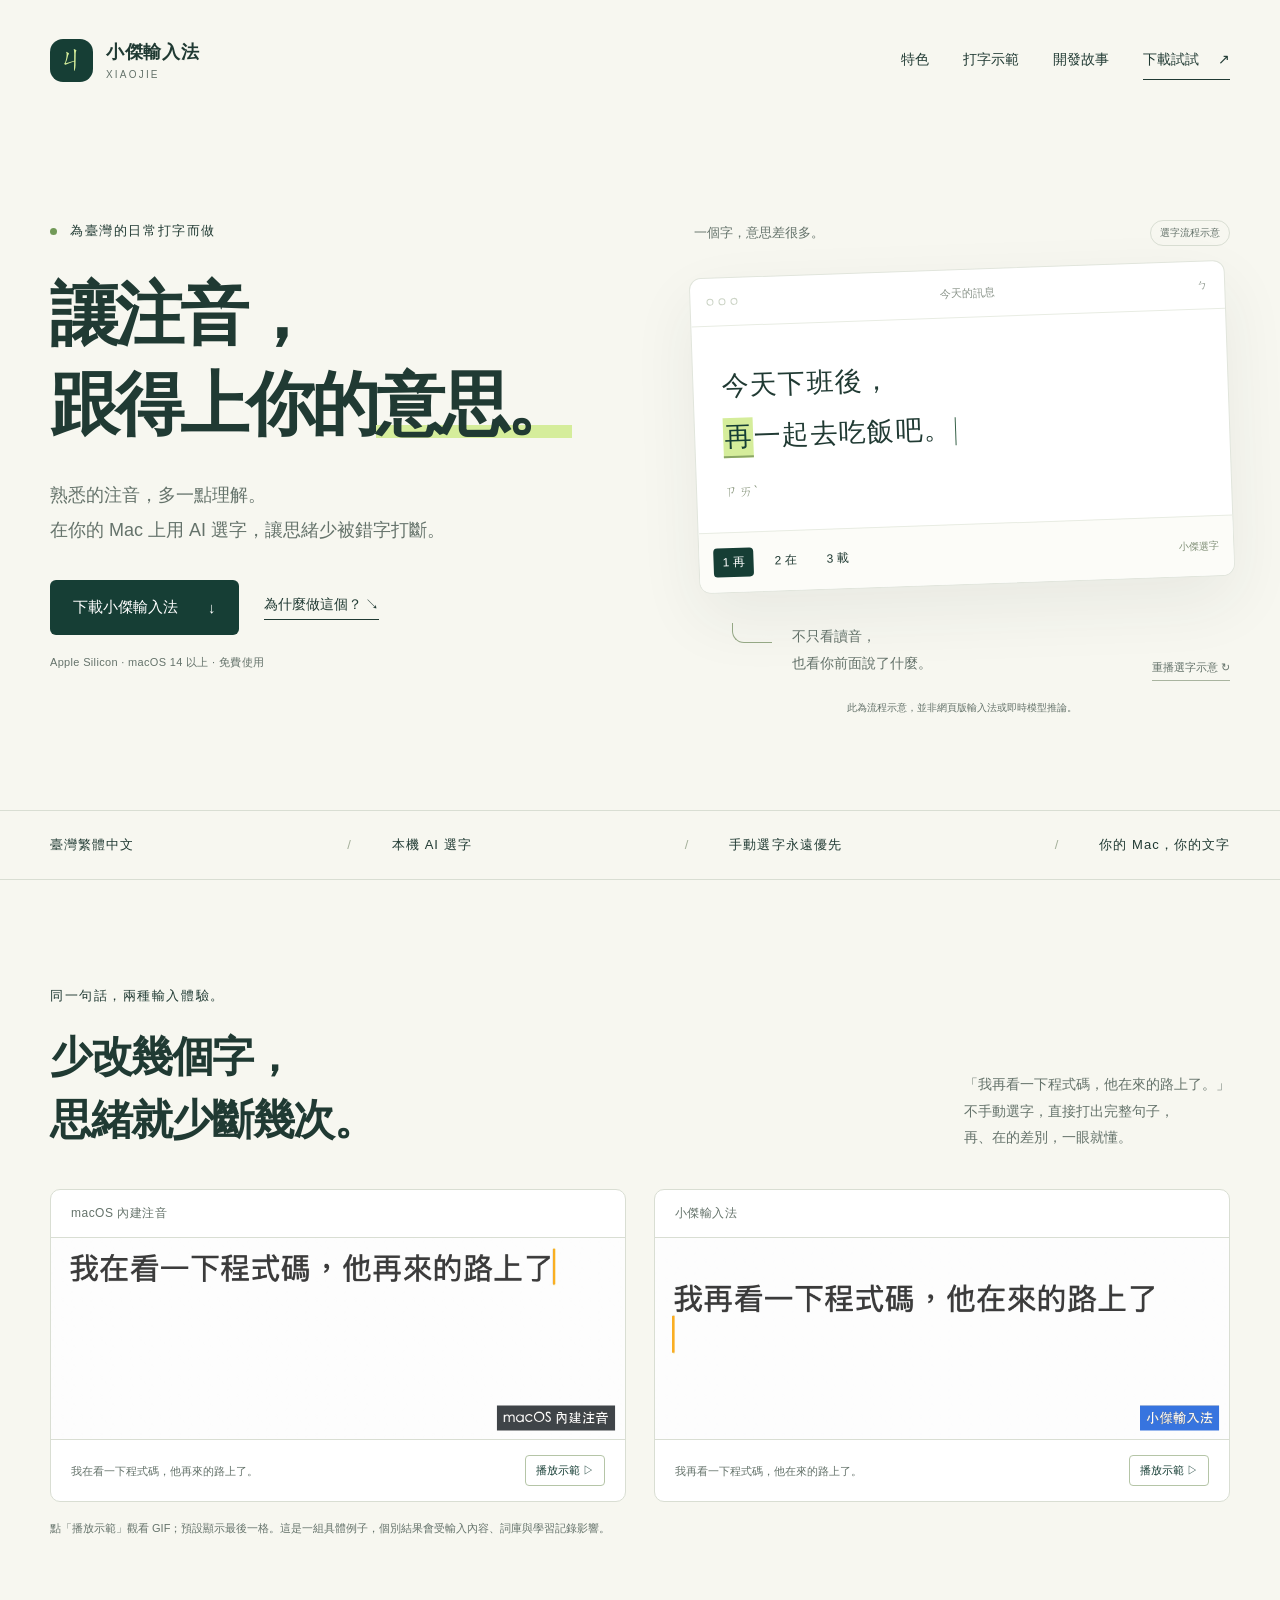
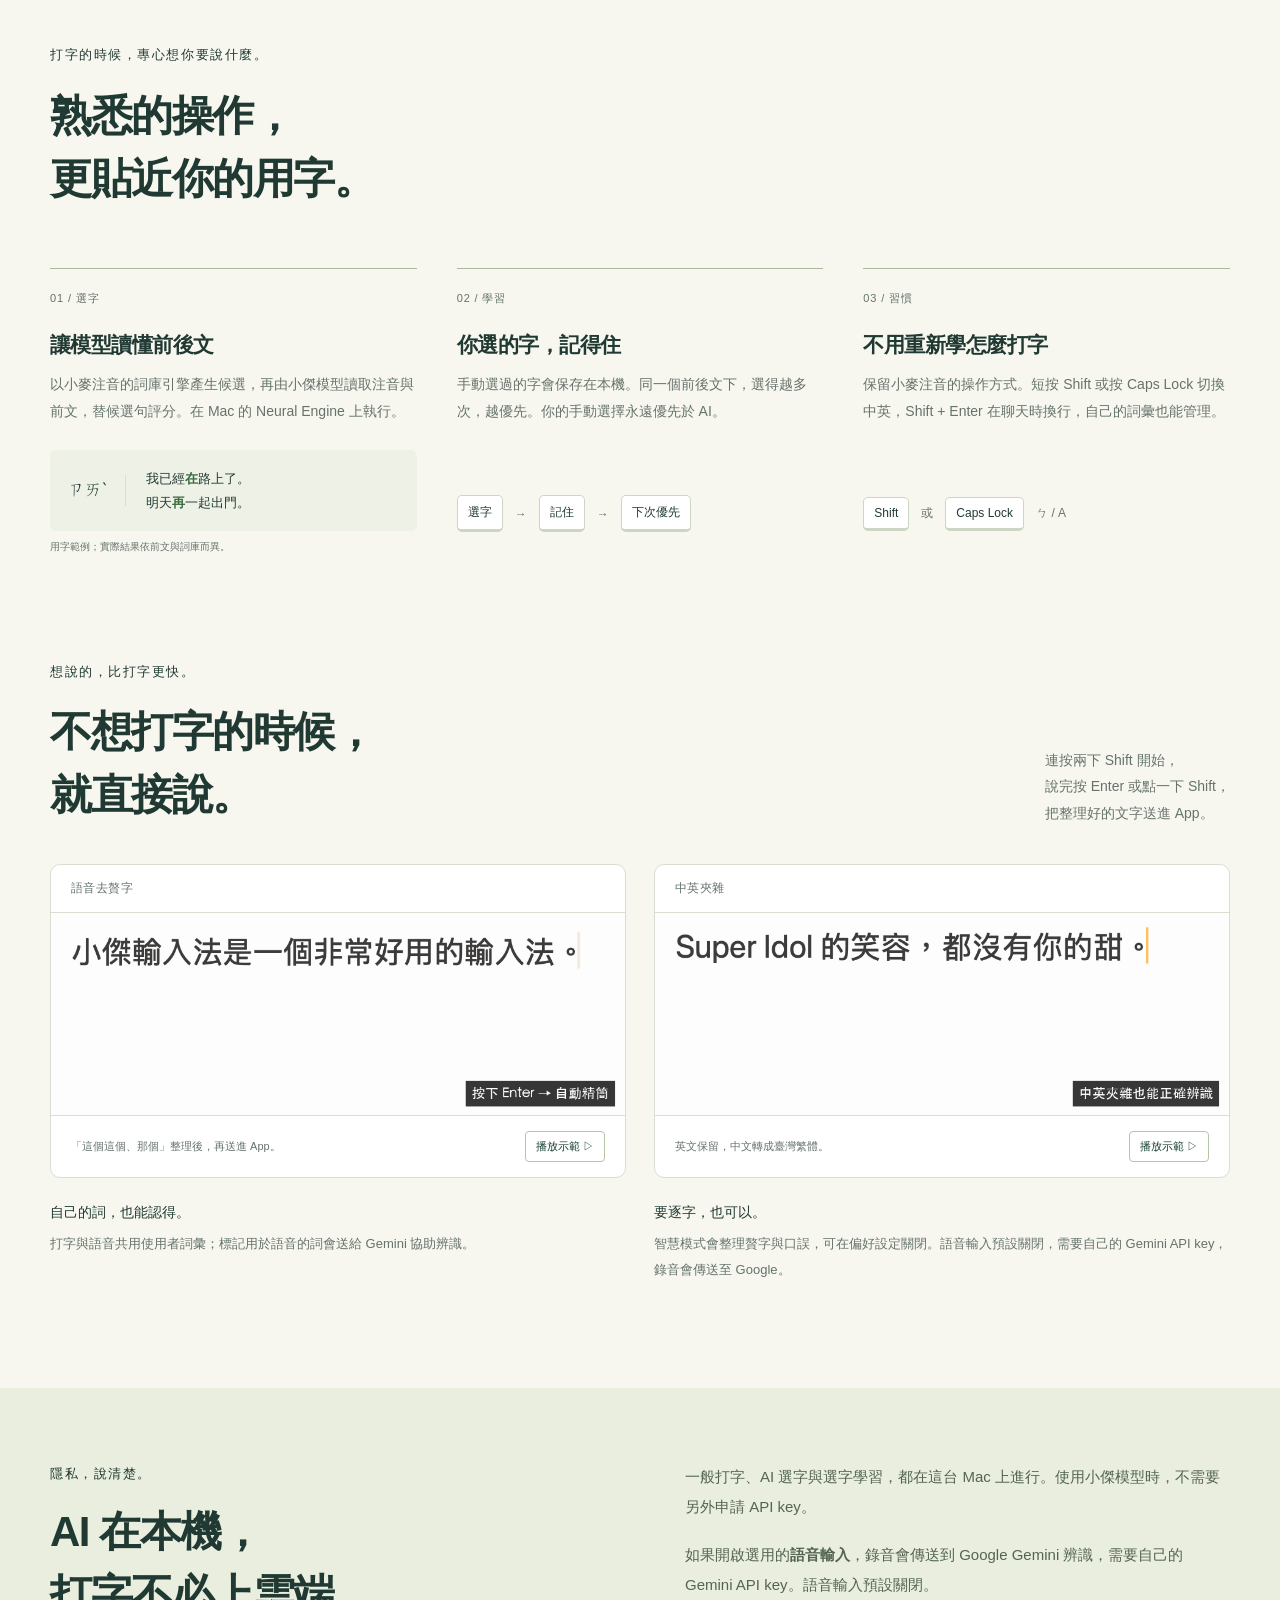
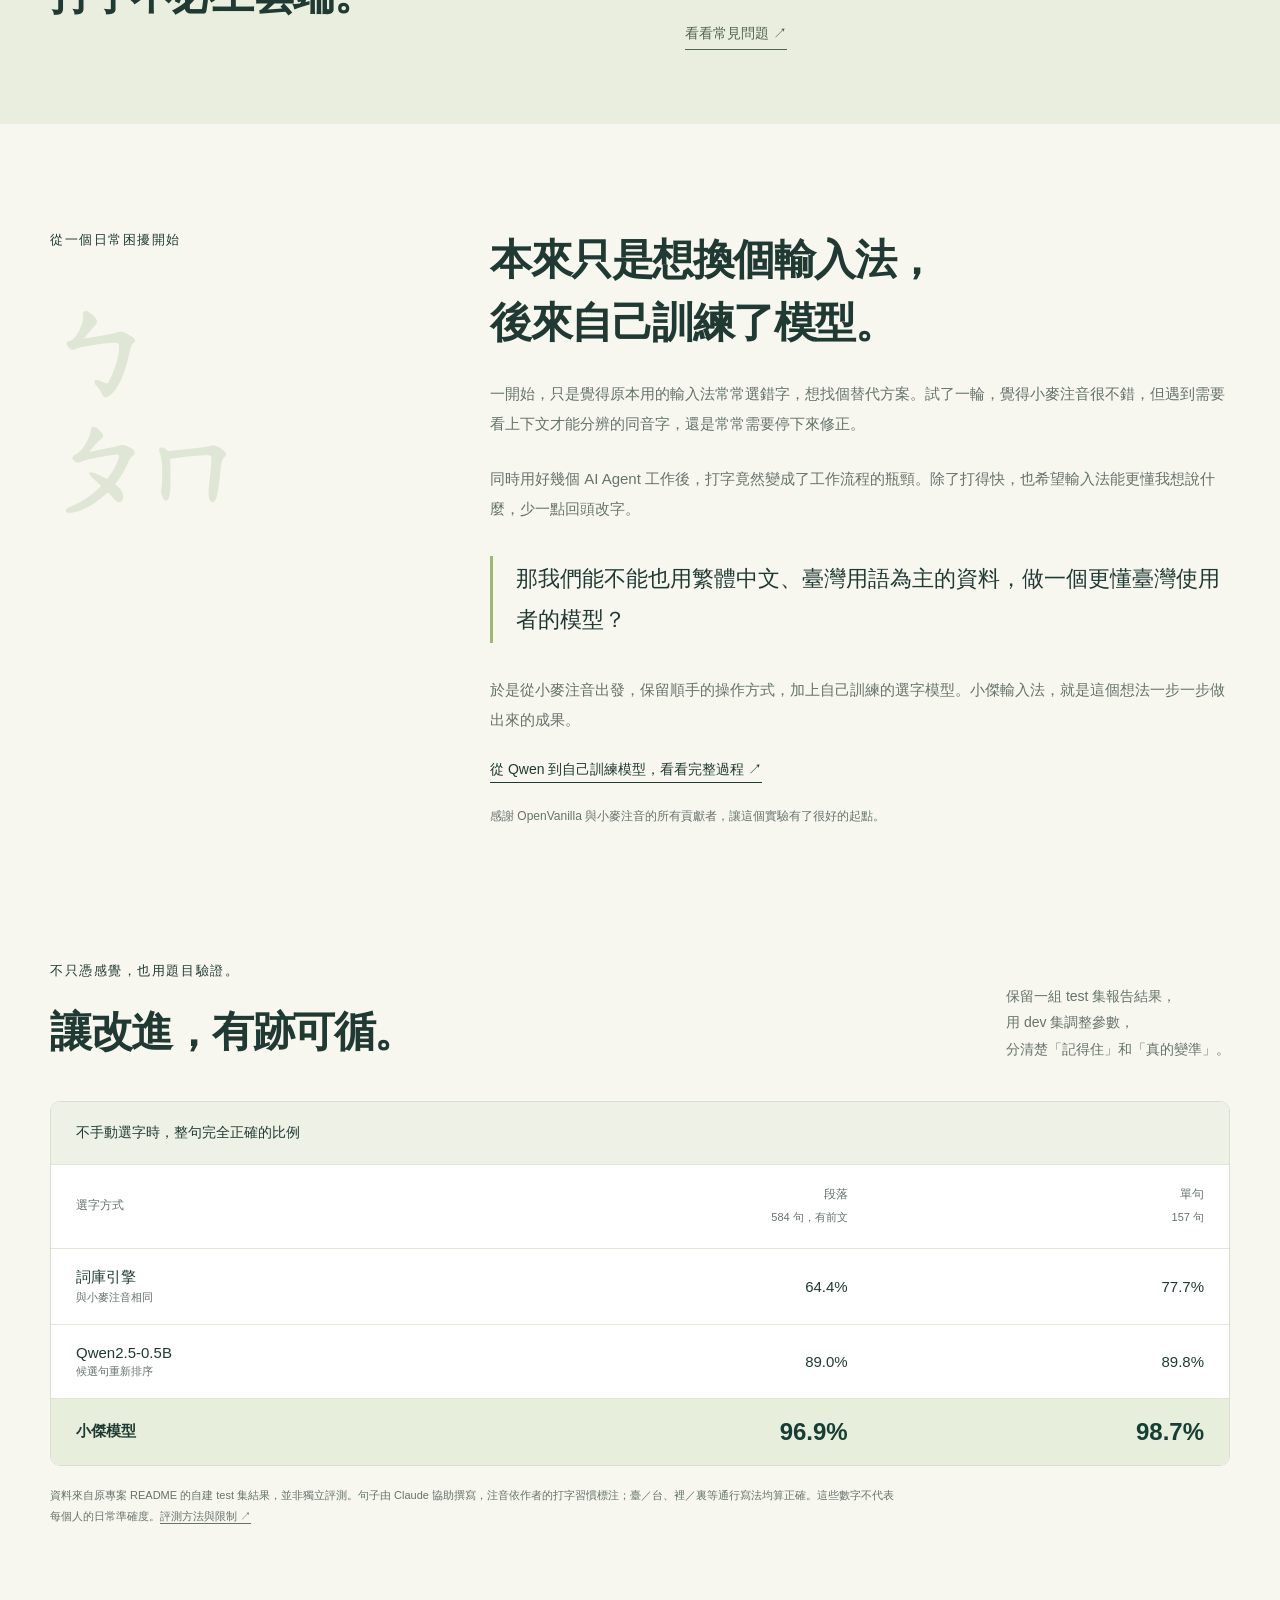
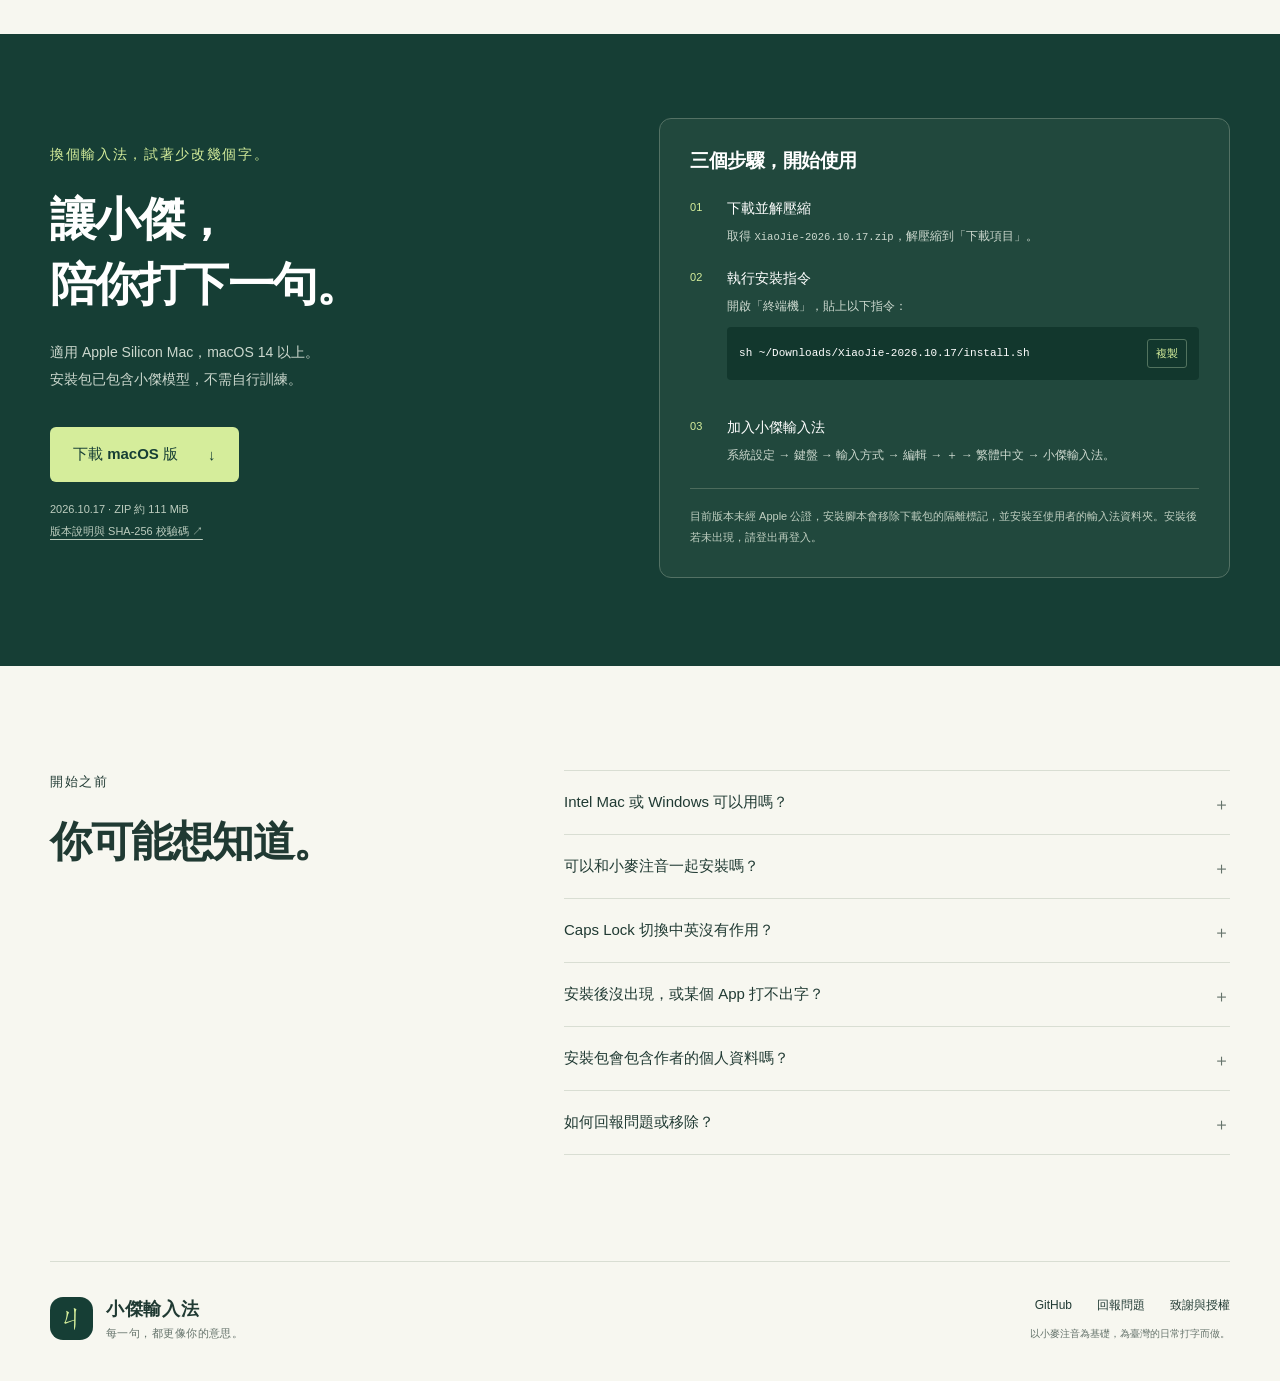
<file: index.html>
<!doctype html>
<html lang="zh-Hant-TW">
<head>
  <meta charset="utf-8">
  <meta name="viewport" content="width=device-width, initial-scale=1">
  <meta name="theme-color" content="#163e35">
  <title>小傑輸入法 XiaoJie｜讓注音，跟得上你的意思</title>
  <meta name="description" content="為臺灣繁體中文打造的 macOS 注音輸入法。在 Mac 本機執行 AI 選字，記住你的選擇，讓打字少一點停頓。免費下載，適用 Apple Silicon Mac。">
  <meta property="og:type" content="website">
  <meta property="og:locale" content="zh_TW">
  <meta property="og:title" content="小傑輸入法｜讓注音，跟得上你的意思。">
  <meta property="og:description" content="臺灣繁體中文 × 本機 AI 選字。從想換個輸入法，到自己訓練一個模型。">
  <meta property="og:url" content="https://wangj509.github.io/xiaojie/">
  <meta property="og:image" content="https://wangj509.github.io/xiaojie/assets/social-card.png">
  <meta property="og:image:width" content="1200">
  <meta property="og:image:height" content="630">
  <meta name="twitter:card" content="summary_large_image">
  <link rel="canonical" href="https://wangj509.github.io/xiaojie/">
  <link rel="icon" href="assets/favicon.svg" type="image/svg+xml">
  <link rel="stylesheet" href="assets/style.css">
  <script src="assets/main.js" defer></script>
  <script src="assets/media.js" defer></script>
</head>
<body>
<a class="skip-link" href="#main">跳到主要內容</a>
<header class="header wrap">
  <a class="brand" href="#" aria-label="小傑輸入法首頁"><span class="brand-mark" aria-hidden="true">ㄐ</span><span>小傑輸入法<small>XIAOJIE</small></span></a>
  <nav aria-label="主要導覽"><a href="#features">特色</a><a class="nav-demo" href="#demos">打字示範</a><a href="story.html">開發故事</a><a class="nav-download" href="#download">下載試試 <span aria-hidden="true">↗</span></a></nav>
</header>
<main id="main">
<section class="hero wrap" aria-labelledby="hero-title">
  <div class="hero-copy">
    <p class="eyebrow"><span class="status-dot" aria-hidden="true"></span> 為臺灣的日常打字而做</p>
    <h1 id="hero-title">讓注音，<br>跟得上你的<span class="accent">意思。</span></h1>
    <p class="lead">熟悉的注音，多一點理解。<br>在你的 Mac 上用 AI 選字，<br class="mobile-break">讓思緒少被錯字打斷。</p>
    <div class="hero-actions"><a class="button primary" href="#download">下載小傑輸入法 <span aria-hidden="true">↓</span></a><a class="text-link" href="story.html">為什麼做這個？ <span aria-hidden="true">↘</span></a></div>
    <p class="fine-print">Apple Silicon · macOS 14 以上 · 免費使用</p>
  </div>
  <div class="hero-visual">
    <div class="visual-top"><span>一個字，意思差很多。</span><span class="visual-tag">選字流程示意</span></div>
    <div class="writing-window">
      <div class="window-bar"><span class="window-dots" aria-hidden="true"><i></i><i></i><i></i></span><span>今天的訊息</span><span aria-hidden="true">ㄅ</span></div>
      <div class="writing-body"><p>今天下班後，</p><p><span id="demo-character" class="selected-char">在</span>一起去吃飯吧。<span class="caret" aria-hidden="true"></span></p><span class="reading">ㄗㄞˋ</span></div>
      <div class="candidate-strip"><span class="candidate active" id="candidate-zai">1 再</span><span class="candidate">2 在</span><span class="candidate">3 載</span><span class="candidate-label">小傑選字</span></div>
    </div>
    <div class="context-note"><span class="note-line" aria-hidden="true"></span><p>不只看讀音，<br>也看你前面說了什麼。</p></div>
    <button class="replay" id="replay" type="button">重播選字示意 <span aria-hidden="true">↻</span></button>
    <p class="visual-disclaimer">此為流程示意，並非網頁版輸入法或即時模型推論。</p>
  </div>
</section>
<div class="principles"><div class="wrap principles-inner"><span>臺灣繁體中文</span><span>本機 AI 選字</span><span>手動選字永遠優先</span><span>你的 Mac，你的文字</span></div></div>
<section id="demos" class="demos-section wrap section" aria-labelledby="demos-title"><div class="demo-heading"><div class="section-heading"><p class="eyebrow">同一句話，兩種輸入體驗。</p><h2 id="demos-title">少改幾個字，<br>思緒就少斷幾次。</h2></div><p>「我再看一下程式碼，他在來的路上了。」<br>不手動選字，直接打出完整句子，<br>再、在的差別，一眼就懂。</p></div><div class="demo-grid"><figure class="demo-card"><div class="demo-label">macOS 內建注音</div><img src="assets/demos/compare-builtin.png" data-poster="assets/demos/compare-builtin.png" data-animation="assets/demos/compare-builtin.gif" alt="內建注音在這段示範中將「再看一下」與「在來的路上」的在、再選反。" width="940" height="330" loading="lazy" decoding="async"><figcaption><span>我在看一下程式碼，他再來的路上了。</span><button class="play-demo" type="button" aria-pressed="false" aria-label="播放macOS 內建注音示範">播放示範 <span aria-hidden="true">▷</span></button></figcaption></figure><figure class="demo-card"><div class="demo-label">小傑輸入法</div><img src="assets/demos/compare-xiaojie.png" data-poster="assets/demos/compare-xiaojie.png" data-animation="assets/demos/compare-xiaojie.gif" alt="小傑輸入法在同一段示範中選出「我再看一下程式碼，他在來的路上了」。" width="940" height="330" loading="lazy" decoding="async"><figcaption><span>我再看一下程式碼，他在來的路上了。</span><button class="play-demo" type="button" aria-pressed="false" aria-label="播放小傑輸入法示範">播放示範 <span aria-hidden="true">▷</span></button></figcaption></figure></div><p class="demo-note">點「播放示範」觀看 GIF；預設顯示最後一格。這是一組具體例子，個別結果會受輸入內容、詞庫與學習記錄影響。</p></section>
<section id="features" class="features wrap section" aria-labelledby="features-title">
  <div class="section-heading"><p class="eyebrow">打字的時候，專心想你要說什麼。</p><h2 id="features-title">熟悉的操作，<br>更貼近你的用字。</h2></div>
  <div class="feature-grid">
    <article class="feature"><span class="feature-number">01 / 選字</span><h3>讓模型讀懂前後文</h3><p>以小麥注音的詞庫引擎產生候選，再由小傑模型讀取注音與前文，替候選句評分。在 Mac 的 Neural Engine 上執行。</p><div class="feature-example" aria-label="上下文選字範例"><span>ㄗㄞˋ</span><span>我已經<strong>在</strong>路上了。<br>明天<strong>再</strong>一起出門。</span></div><small>用字範例；實際結果依前文與詞庫而異。</small></article>
    <article class="feature"><span class="feature-number">02 / 學習</span><h3>你選的字，記得住</h3><p>手動選過的字會保存在本機。同一個前後文下，選得越多次，越優先。你的手動選擇永遠優先於 AI。</p><div class="feature-bottom"><span class="mini-key">選字</span><span aria-hidden="true">→</span><span class="mini-key">記住</span><span aria-hidden="true">→</span><span class="mini-key">下次優先</span></div></article>
    <article class="feature"><span class="feature-number">03 / 習慣</span><h3>不用重新學怎麼打字</h3><p>保留小麥注音的操作方式。短按 Shift 或按 Caps Lock 切換中英，Shift + Enter 在聊天時換行，自己的詞彙也能管理。</p><div class="feature-bottom"><kbd>Shift</kbd><span>或</span><kbd>Caps Lock</kbd><span>ㄅ / A</span></div></article>
  </div>
</section>
<section id="voice" class="voice-section wrap section" aria-labelledby="voice-title"><div class="demo-heading"><div class="section-heading"><p class="eyebrow">想說的，比打字更快。</p><h2 id="voice-title">不想打字的時候，<br>就直接說。</h2></div><p>連按兩下 Shift 開始，<br>說完按 Enter 或點一下 Shift，<br>把整理好的文字送進 App。</p></div><div class="demo-grid"><figure class="demo-card"><div class="demo-label">語音去贅字</div><img src="assets/demos/voice-input.png" data-poster="assets/demos/voice-input.png" data-animation="assets/demos/voice-input.gif" alt="說話夾雜贅字，按下 Enter 後送出整理過的文字。" width="940" height="330" loading="lazy" decoding="async"><figcaption><span>「這個這個、那個」整理後，再送進 App。</span><button class="play-demo" type="button" aria-pressed="false" aria-label="播放語音去贅字示範">播放示範 <span aria-hidden="true">▷</span></button></figcaption></figure><figure class="demo-card"><div class="demo-label">中英夾雜</div><img src="assets/demos/voice-mixed.png" data-poster="assets/demos/voice-mixed.png" data-animation="assets/demos/voice-mixed.gif" alt="語音輸入中英夾雜，保留英文單字並輸出繁體中文。" width="940" height="330" loading="lazy" decoding="async"><figcaption><span>英文保留，中文轉成臺灣繁體。</span><button class="play-demo" type="button" aria-pressed="false" aria-label="播放中英夾雜示範">播放示範 <span aria-hidden="true">▷</span></button></figcaption></figure></div><div class="voice-notes"><p><strong>自己的詞，也能認得。</strong>打字與語音共用使用者詞彙；標記用於語音的詞會送給 Gemini 協助辨識。</p><p><strong>要逐字，也可以。</strong>智慧模式會整理贅字與口誤，可在偏好設定關閉。語音輸入預設關閉，需要自己的 Gemini API key，錄音會傳送至 Google。</p></div></section>
<section class="privacy-section"><div class="wrap privacy-inner"><div><p class="eyebrow">隱私，說清楚。</p><h2>AI 在本機，<br>打字不必上雲端。</h2></div><div class="privacy-copy"><p>一般打字、AI 選字與選字學習，都在這台 Mac 上進行。使用小傑模型時，不需要另外申請 API key。</p><p>如果開啟選用的<strong>語音輸入</strong>，錄音會傳送到 Google Gemini 辨識，需要自己的 Gemini API key。語音輸入預設關閉。</p><a class="text-link" href="#faq">看看常見問題 <span aria-hidden="true">↗</span></a></div></div></section>
<section id="story" class="story wrap section" aria-labelledby="story-title"><div class="story-label"><p class="eyebrow">從一個日常困擾開始</p><span class="large-glyph" aria-hidden="true">ㄅ<br>ㄆㄇ</span></div><div class="story-copy"><h2 id="story-title">本來只是想換個輸入法，<br>後來自己訓練了模型。</h2><p>一開始，只是覺得原本用的輸入法常常選錯字，想找個替代方案。試了一輪，覺得小麥注音很不錯，但遇到需要看上下文才能分辨的同音字，還是常常需要停下來修正。</p><p>同時用好幾個 AI Agent 工作後，打字竟然變成了工作流程的瓶頸。除了打得快，也希望輸入法能更懂我想說什麼，少一點回頭改字。</p><blockquote>那我們能不能也用繁體中文、臺灣用語為主的資料，做一個更懂臺灣使用者的模型？</blockquote><p>於是從小麥注音出發，保留順手的操作方式，加上自己訓練的選字模型。小傑輸入法，就是這個想法一步一步做出來的成果。</p><a class="text-link" href="story.html">從 Qwen 到自己訓練模型，看看完整過程 ↗</a><p class="story-credit">感謝 OpenVanilla 與小麥注音的所有貢獻者，讓這個實驗有了很好的起點。</p></div></section>
<section id="accuracy" class="accuracy-section wrap section" aria-labelledby="accuracy-title"><div class="demo-heading"><div class="section-heading"><p class="eyebrow">不只憑感覺，也用題目驗證。</p><h2 id="accuracy-title">讓改進，有跡可循。</h2></div><p>保留一組 test 集報告結果，<br>用 dev 集調整參數，<br>分清楚「記得住」和「真的變準」。</p></div><div class="results-table"><table><caption>不手動選字時，整句完全正確的比例</caption><thead><tr><th scope="col">選字方式</th><th scope="col">段落<br><small>584 句，有前文</small></th><th scope="col">單句<br><small>157 句</small></th></tr></thead><tbody><tr><th scope="row">詞庫引擎<br><small>與小麥注音相同</small></th><td>64.4%</td><td>77.7%</td></tr><tr><th scope="row">Qwen2.5-0.5B<br><small>候選句重新排序</small></th><td>89.0%</td><td>89.8%</td></tr><tr class="highlight"><th scope="row">小傑模型</th><td>96.9%</td><td>98.7%</td></tr></tbody></table></div><p class="evaluation-note">資料來自原專案 README 的自建 test 集結果，並非獨立評測。句子由 Claude 協助撰寫，注音依作者的打字習慣標注；臺／台、裡／裏等通行寫法均算正確。這些數字不代表每個人的日常準確度。<a href="evaluation.html">評測方法與限制 ↗</a></p></section>
<section id="download" class="download-section"><div class="wrap download-inner"><div><p class="eyebrow">換個輸入法，試著少改幾個字。</p><h2>讓小傑，<br>陪你打下一句。</h2><p>適用 Apple Silicon Mac，macOS 14 以上。<br>安裝包已包含小傑模型，不需自行訓練。</p><a class="button light" href="https://github.com/WangJ509/xiaojie/releases/download/xiaojie-2026.10.17/XiaoJie-2026.10.17.zip">下載 macOS 版 <span aria-hidden="true">↓</span></a><p class="download-meta">2026.10.17 · ZIP 約 111 MiB<br><a href="https://github.com/WangJ509/xiaojie/releases">版本說明與 SHA-256 校驗碼 ↗</a></p></div><div class="install-card"><h3>三個步驟，開始使用</h3><ol><li><span>下載並解壓縮</span><p>取得 <code>XiaoJie-2026.10.17.zip</code>，解壓縮到「下載項目」。</p></li><li><span>執行安裝指令</span><p>開啟「終端機」，貼上以下指令：</p><div class="command"><code id="install-command">sh ~/Downloads/XiaoJie-2026.10.17/install.sh</code><button type="button" id="copy-command" aria-label="複製安裝指令">複製</button></div><span id="copy-status" class="copy-status" role="status" aria-live="polite"></span></li><li><span>加入小傑輸入法</span><p>系統設定 → 鍵盤 → 輸入方式 → 編輯 → ＋ → 繁體中文 → 小傑輸入法。</p></li></ol><p class="install-note">目前版本未經 Apple 公證，安裝腳本會移除下載包的隔離標記，並安裝至使用者的輸入法資料夾。安裝後若未出現，請登出再登入。</p></div></div></section>
<section id="faq" class="faq wrap section" aria-labelledby="faq-title"><div class="section-heading"><p class="eyebrow">開始之前</p><h2 id="faq-title">你可能想知道。</h2></div><div class="faq-list">
<details><summary>Intel Mac 或 Windows 可以用嗎？</summary><p>目前分享的安裝包適用 Apple Silicon Mac，搭配 macOS 14 以上。尚未提供 Intel Mac、Windows、iPhone 或 iPad 版本。</p></details>
<details><summary>可以和小麥注音一起安裝嗎？</summary><p>可以。小傑與小麥使用不同的輸入法識別碼及資料位置，可以同時安裝並隨時切換。</p></details>
<details><summary>Caps Lock 切換中英沒有作用？</summary><p>請先關閉 macOS 鍵盤設定中的「使用大寫鎖定鍵切換至及切換自 ABC」，再用小傑處理 Caps Lock 中英切換。短按 Shift 也可以切換。</p></details>
<details><summary>安裝後沒出現，或某個 App 打不出字？</summary><p>先確認已在系統設定加入小傑輸入法。若某個 App 無法輸入，先重新開啟該 App；安裝後仍未出現或沒反應，請登出再登入。</p></details>
<details><summary>安裝包會包含作者的個人資料嗎？</summary><p>不包含作者的選字學習記錄、使用者詞彙、錄音或 Gemini API key。你的學習記錄會保存在自己 Mac 的小傑資料夾。</p></details>
<details><summary>如何回報問題或移除？</summary><p>可到 <a href="https://github.com/WangJ509/xiaojie/issues">GitHub Issues</a> 回報問題，附上 macOS 版本、使用的 App 與重現步驟。移除時先從系統設定刪除小傑輸入方式，再移除 <code>~/Library/Input Methods/XiaoJie.app</code>，並登出再登入。這不會刪除自己的學習記錄。</p></details>
</div></section>
</main>
<footer class="footer wrap"><a class="brand" href="#"><span class="brand-mark" aria-hidden="true">ㄐ</span><span>小傑輸入法<small>每一句，都更像你的意思。</small></span></a><div><a href="https://github.com/WangJ509/xiaojie">GitHub</a><a href="https://github.com/WangJ509/xiaojie/issues">回報問題</a><a href="THIRD_PARTY_NOTICES.md">致謝與授權</a><p>以小麥注音為基礎，為臺灣的日常打字而做。</p></div></footer>
</body>
</html>
</file>
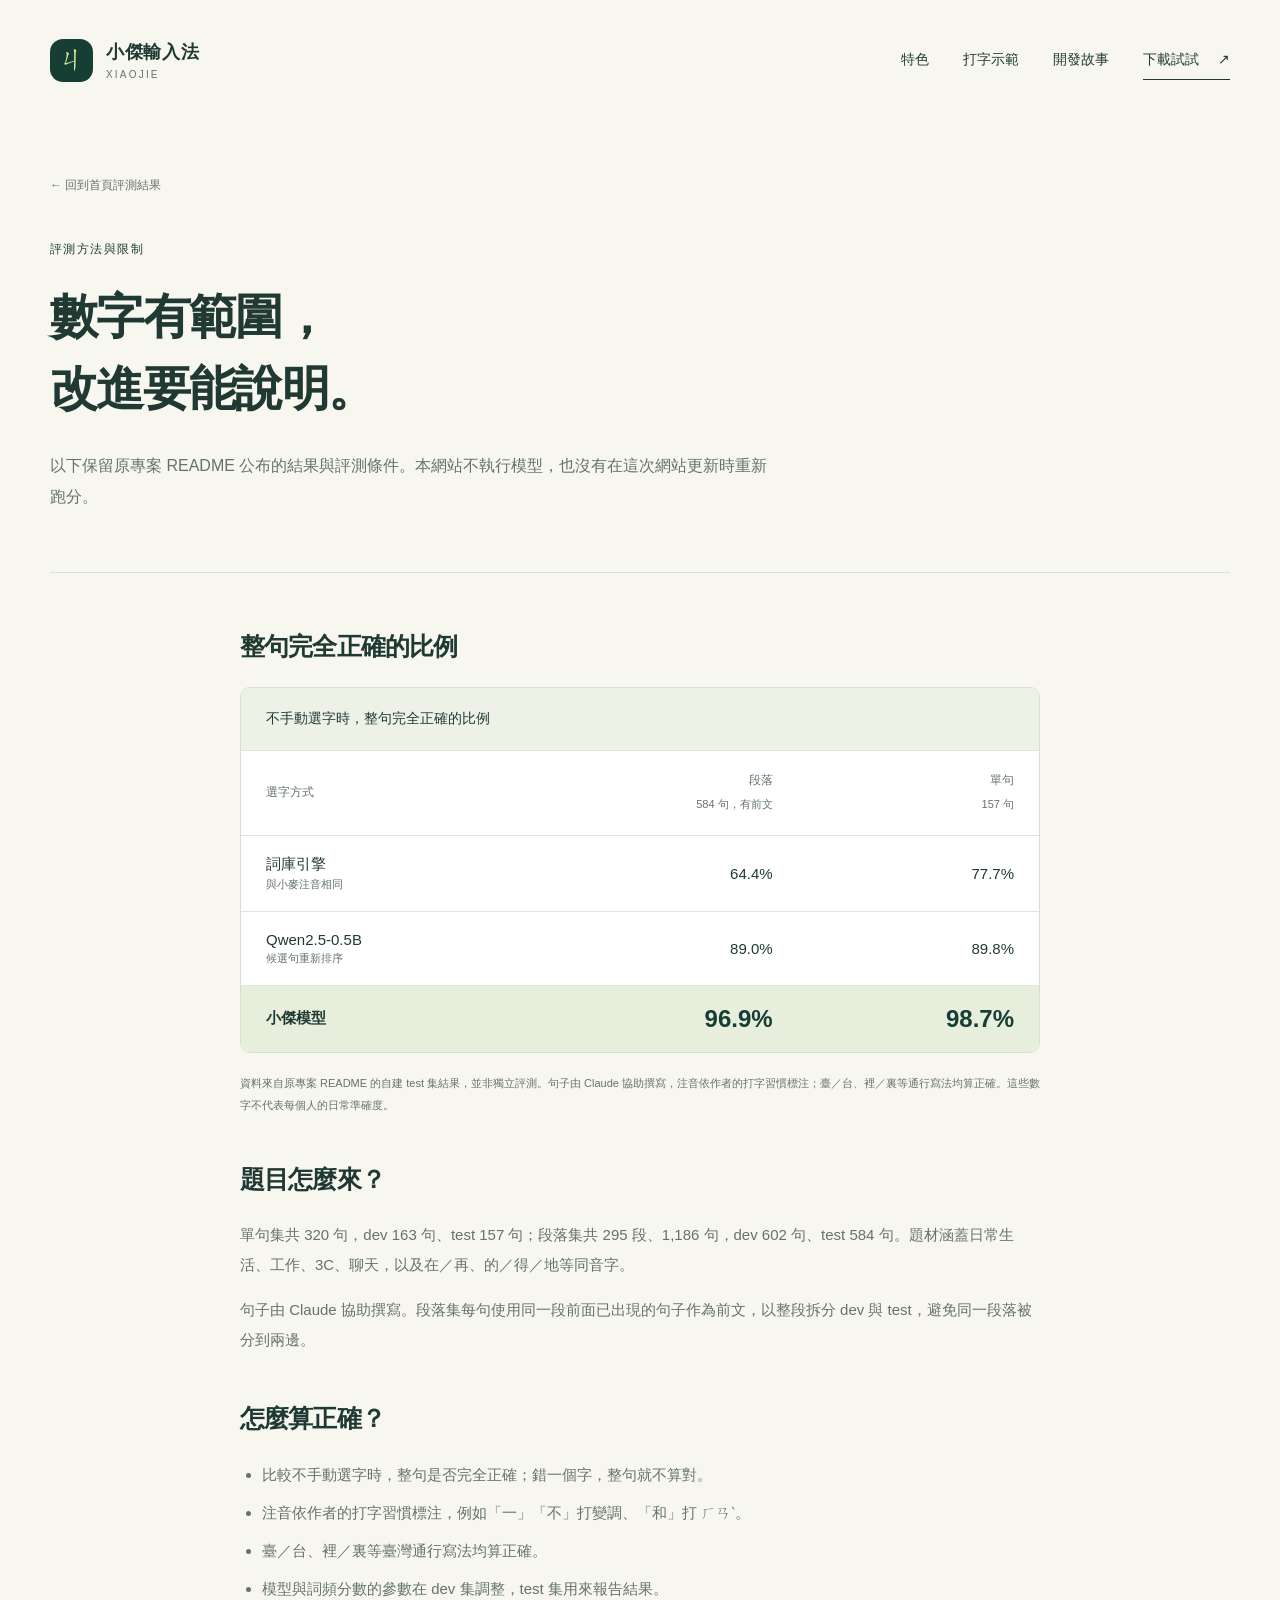
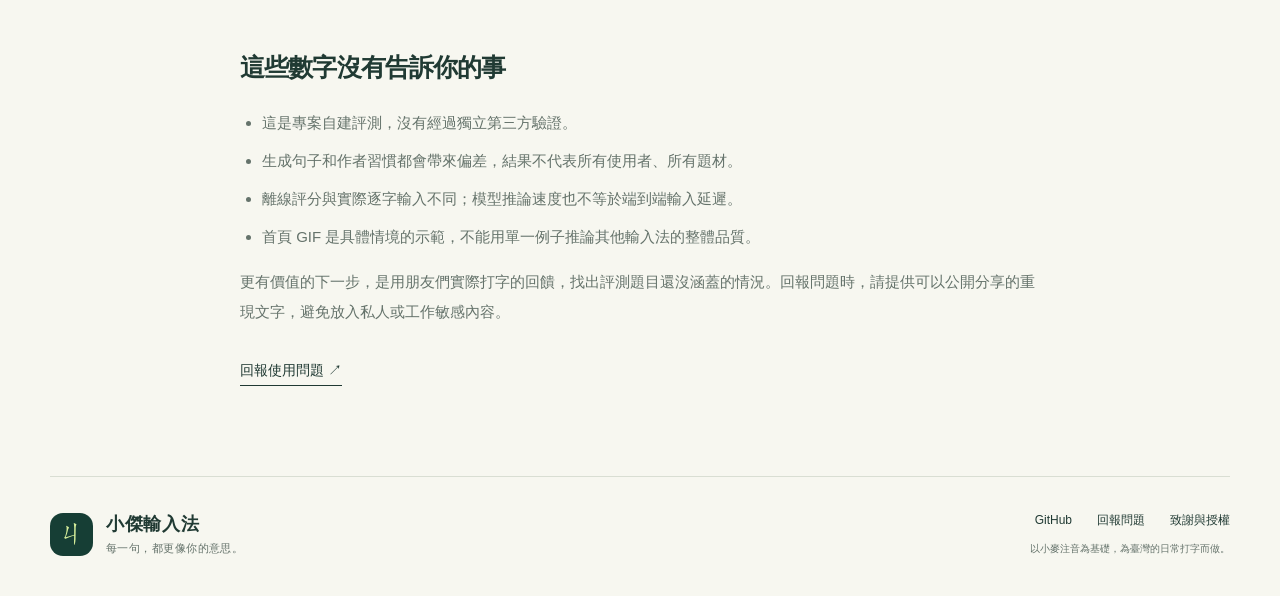
<file: evaluation.html>
<!doctype html><html lang="zh-Hant-TW"><head><meta charset="utf-8"><meta name="viewport" content="width=device-width, initial-scale=1"><meta name="theme-color" content="#163e35"><title>評測方法與限制 · 小傑輸入法</title><meta name="description" content="小傑輸入法自建 test 集的結果、題目來源、計分方式與適用範圍。"><meta property="og:title" content="評測方法與限制 · 小傑輸入法"><meta property="og:description" content="小傑輸入法自建 test 集的結果、題目來源、計分方式與適用範圍。"><meta property="og:type" content="article"><meta property="og:locale" content="zh_TW"><meta property="og:image" content="https://wangj509.github.io/xiaojie/assets/social-card.png"><meta property="og:url" content="https://wangj509.github.io/xiaojie/evaluation.html"><link rel="canonical" href="https://wangj509.github.io/xiaojie/evaluation.html"><link rel="icon" href="assets/favicon.svg" type="image/svg+xml"><link rel="stylesheet" href="assets/style.css"></head><body><a class="skip-link" href="#main">跳到主要內容</a><header class="header wrap">
  <a class="brand" href="index.html" aria-label="小傑輸入法首頁"><span class="brand-mark" aria-hidden="true">ㄐ</span><span>小傑輸入法<small>XIAOJIE</small></span></a>
  <nav aria-label="主要導覽"><a href="index.html#features">特色</a><a class="nav-demo" href="index.html#demos">打字示範</a><a href="story.html">開發故事</a><a class="nav-download" href="index.html#download">下載試試 <span aria-hidden="true">↗</span></a></nav>
</header><main id="main" class="reading-page wrap"><div class="reading-intro"><a class="back-link" href="index.html#accuracy">← 回到首頁評測結果</a><p class="eyebrow">評測方法與限制</p><h1>數字有範圍，<br>改進要能說明。</h1><p>以下保留原專案 README 公布的結果與評測條件。本網站不執行模型，也沒有在這次網站更新時重新跑分。</p></div><article class="evaluation-copy"><h2>整句完全正確的比例</h2><div class="results-table"><table><caption>不手動選字時，整句完全正確的比例</caption><thead><tr><th scope="col">選字方式</th><th scope="col">段落<br><small>584 句，有前文</small></th><th scope="col">單句<br><small>157 句</small></th></tr></thead><tbody><tr><th scope="row">詞庫引擎<br><small>與小麥注音相同</small></th><td>64.4%</td><td>77.7%</td></tr><tr><th scope="row">Qwen2.5-0.5B<br><small>候選句重新排序</small></th><td>89.0%</td><td>89.8%</td></tr><tr class="highlight"><th scope="row">小傑模型</th><td>96.9%</td><td>98.7%</td></tr></tbody></table></div><p class="evaluation-note">資料來自原專案 README 的自建 test 集結果，並非獨立評測。句子由 Claude 協助撰寫，注音依作者的打字習慣標注；臺／台、裡／裏等通行寫法均算正確。這些數字不代表每個人的日常準確度。</p><h2>題目怎麼來？</h2><p>單句集共 320 句，dev 163 句、test 157 句；段落集共 295 段、1,186 句，dev 602 句、test 584 句。題材涵蓋日常生活、工作、3C、聊天，以及在／再、的／得／地等同音字。</p><p>句子由 Claude 協助撰寫。段落集每句使用同一段前面已出現的句子作為前文，以整段拆分 dev 與 test，避免同一段落被分到兩邊。</p><h2>怎麼算正確？</h2><ul><li>比較不手動選字時，整句是否完全正確；錯一個字，整句就不算對。</li><li>注音依作者的打字習慣標注，例如「一」「不」打變調、「和」打 ㄏㄢˋ。</li><li>臺／台、裡／裏等臺灣通行寫法均算正確。</li><li>模型與詞頻分數的參數在 dev 集調整，test 集用來報告結果。</li></ul><h2>這些數字沒有告訴你的事</h2><ul><li>這是專案自建評測，沒有經過獨立第三方驗證。</li><li>生成句子和作者習慣都會帶來偏差，結果不代表所有使用者、所有題材。</li><li>離線評分與實際逐字輸入不同；模型推論速度也不等於端到端輸入延遲。</li><li>首頁 GIF 是具體情境的示範，不能用單一例子推論其他輸入法的整體品質。</li></ul><p>更有價值的下一步，是用朋友們實際打字的回饋，找出評測題目還沒涵蓋的情況。回報問題時，請提供可以公開分享的重現文字，避免放入私人或工作敏感內容。</p><a class="text-link" href="https://github.com/WangJ509/xiaojie/issues">回報使用問題 ↗</a></article></main><footer class="footer wrap"><a class="brand" href="index.html"><span class="brand-mark" aria-hidden="true">ㄐ</span><span>小傑輸入法<small>每一句，都更像你的意思。</small></span></a><div><a href="https://github.com/WangJ509/xiaojie">GitHub</a><a href="https://github.com/WangJ509/xiaojie/issues">回報問題</a><a href="THIRD_PARTY_NOTICES.md">致謝與授權</a><p>以小麥注音為基礎，為臺灣的日常打字而做。</p></div></footer></body></html>
</file>
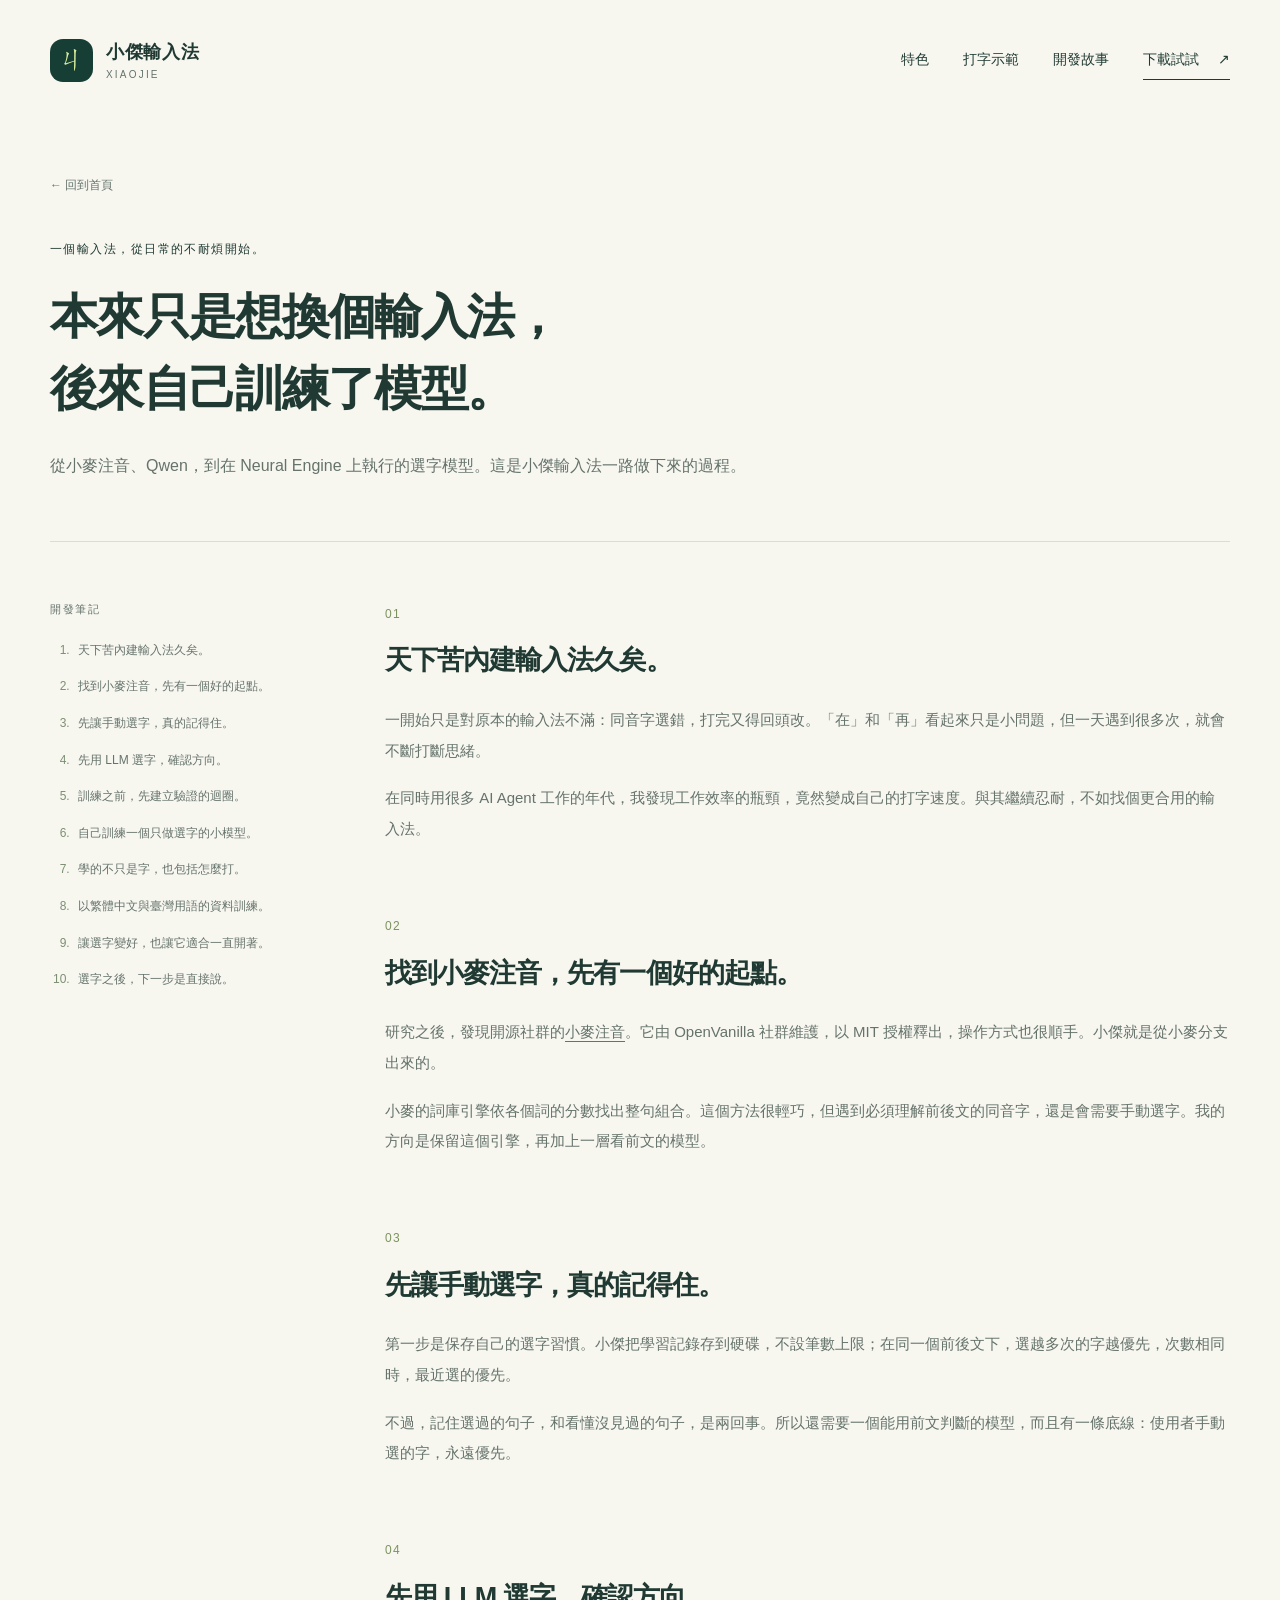
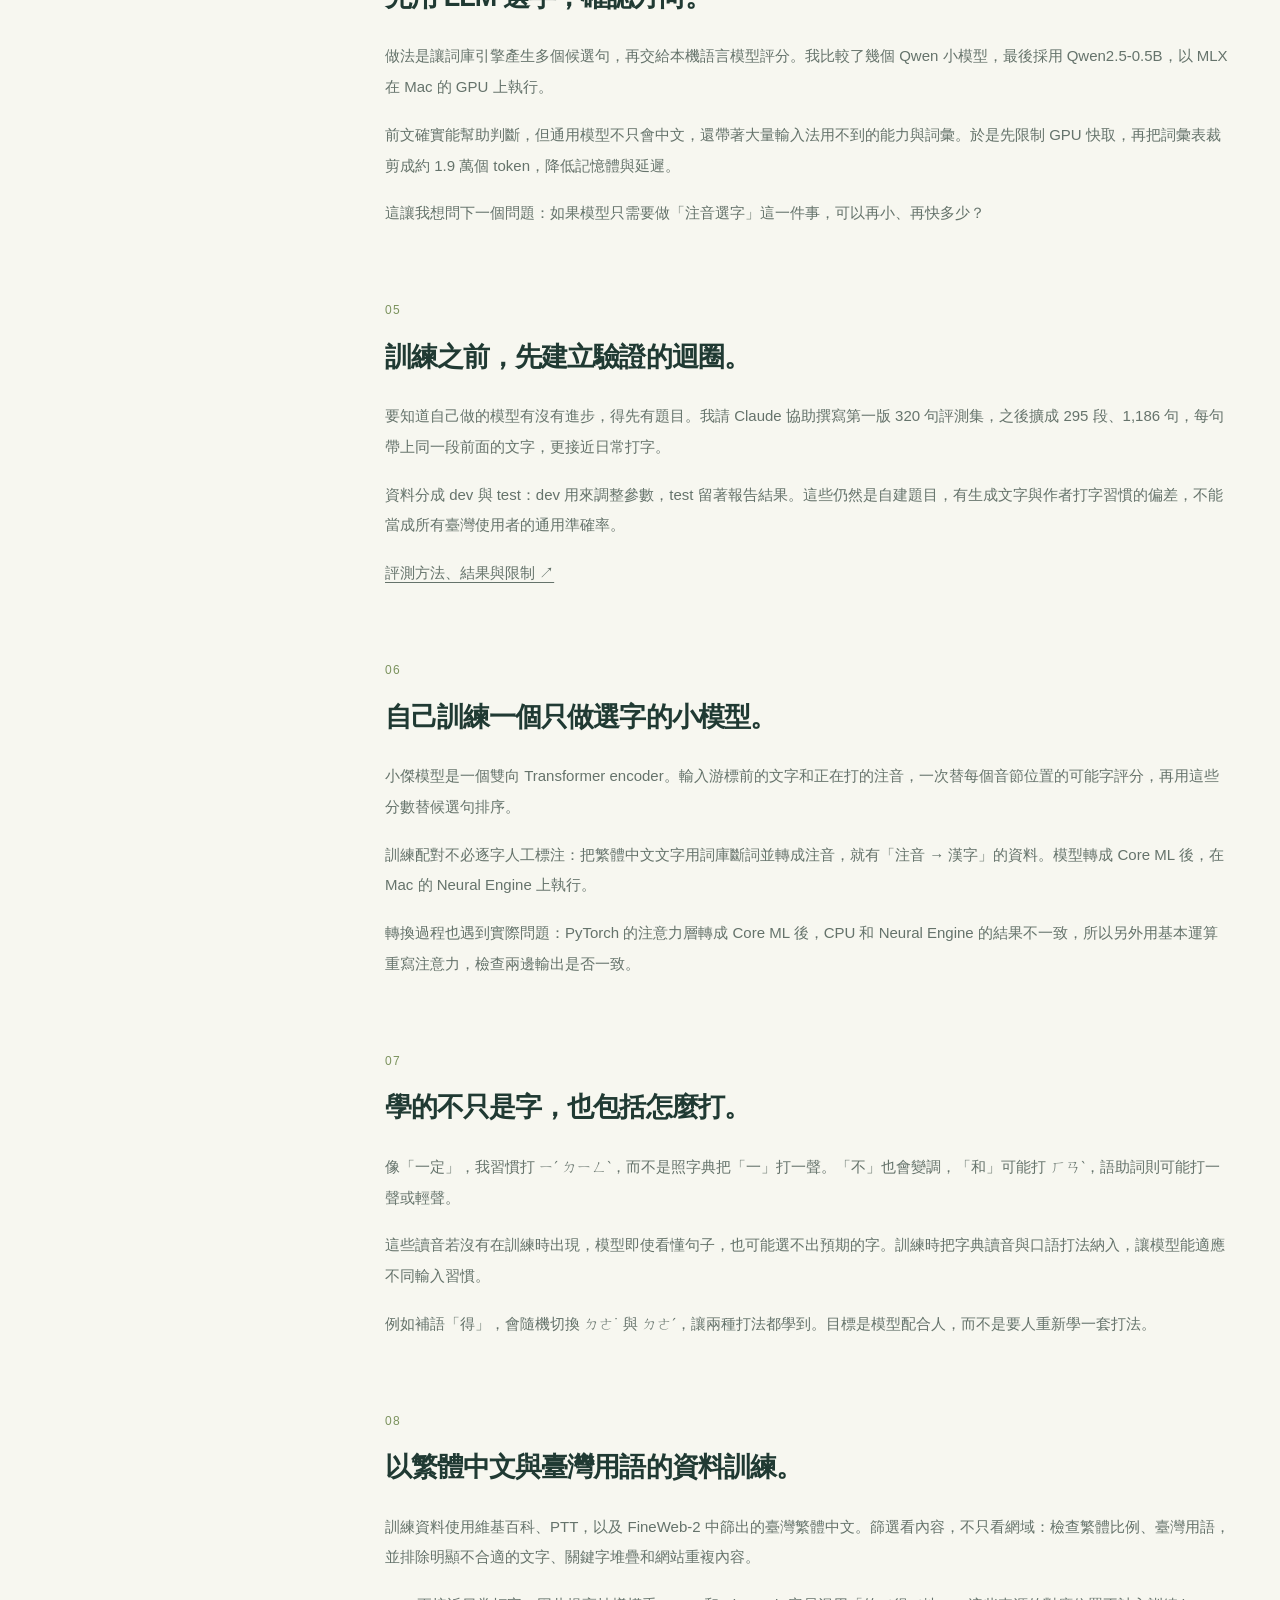
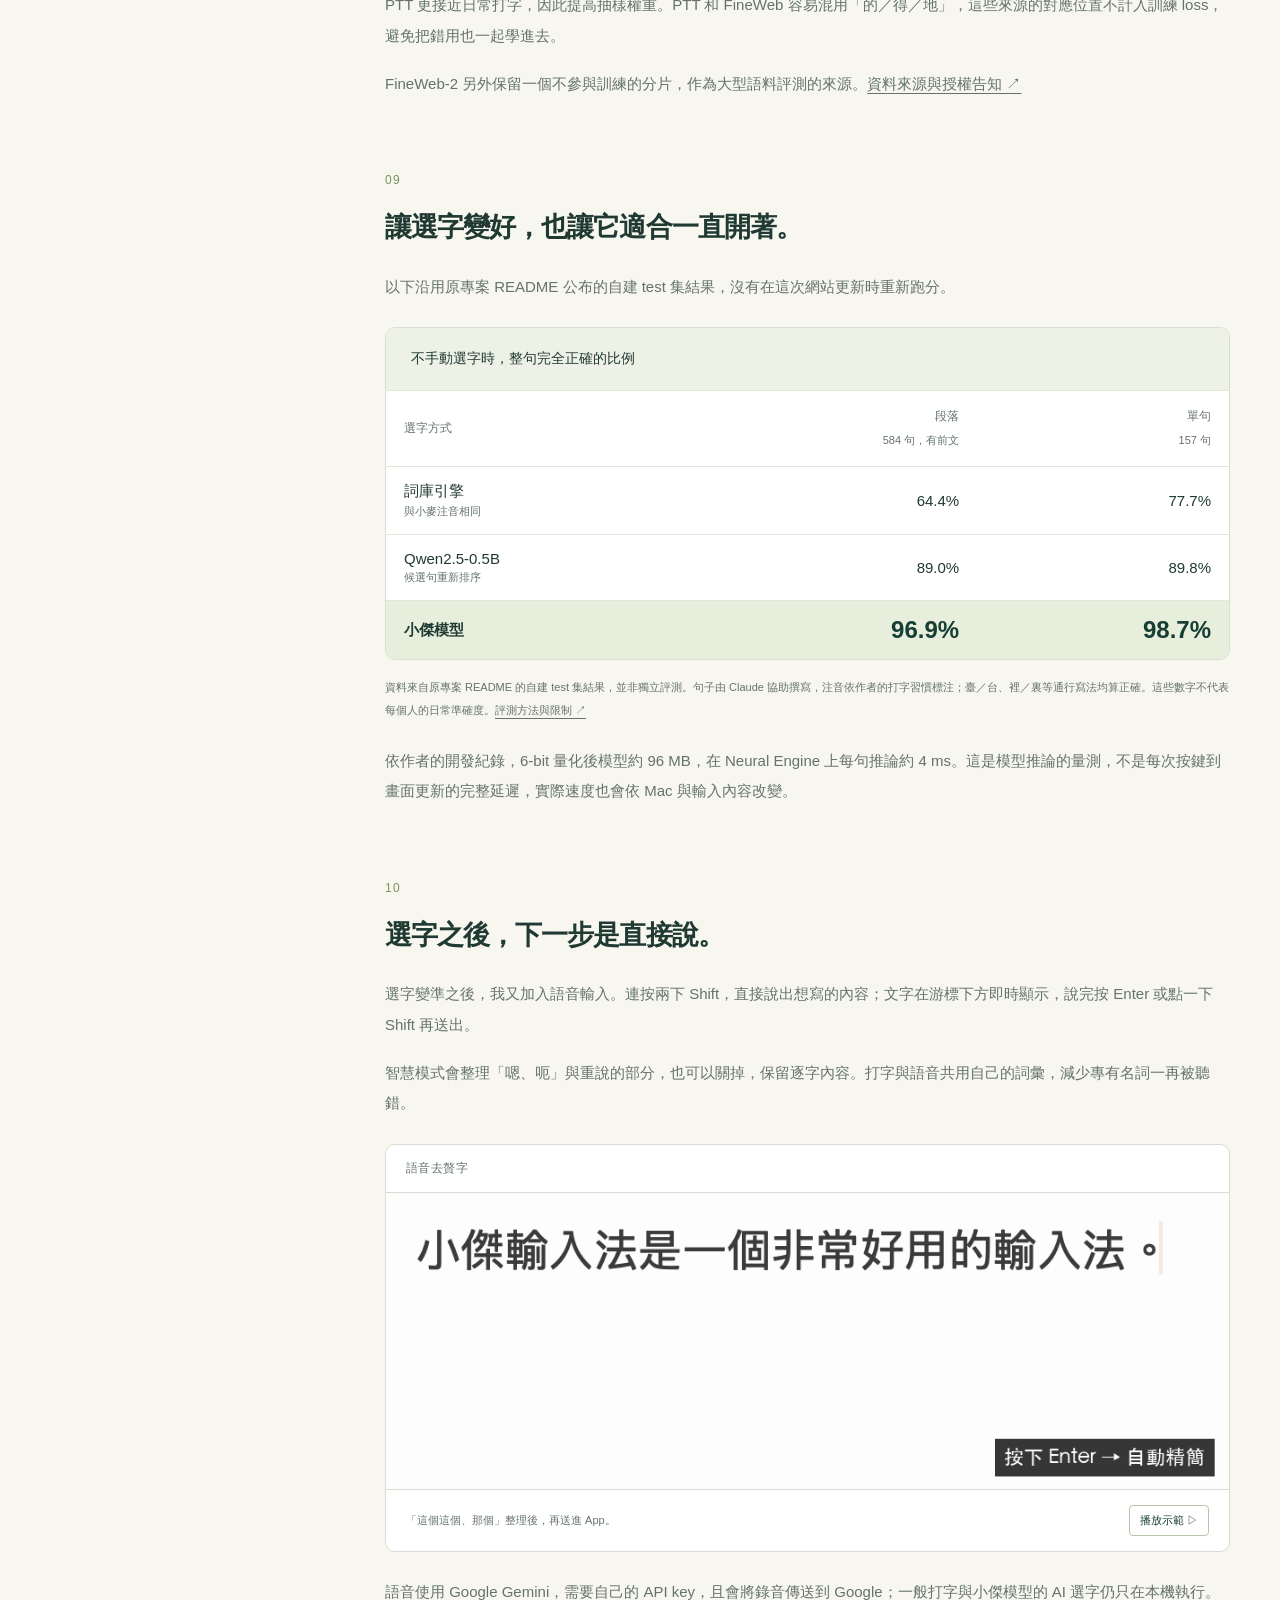
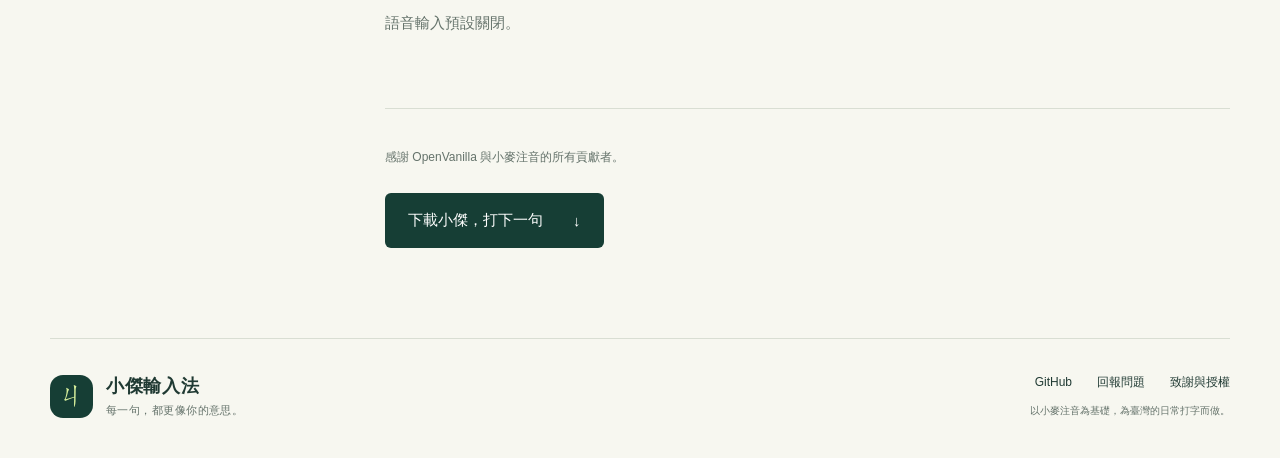
<file: story.html>
<!doctype html><html lang="zh-Hant-TW"><head><meta charset="utf-8"><meta name="viewport" content="width=device-width, initial-scale=1"><meta name="theme-color" content="#163e35"><title>開發故事 · 小傑輸入法</title><meta name="description" content="從對內建輸入法的不滿，到訓練一個懂臺灣繁體中文的本機選字模型。"><meta property="og:title" content="開發故事 · 小傑輸入法"><meta property="og:description" content="從對內建輸入法的不滿，到訓練一個懂臺灣繁體中文的本機選字模型。"><meta property="og:type" content="article"><meta property="og:locale" content="zh_TW"><meta property="og:image" content="https://wangj509.github.io/xiaojie/assets/social-card.png"><meta property="og:url" content="https://wangj509.github.io/xiaojie/story.html"><link rel="canonical" href="https://wangj509.github.io/xiaojie/story.html"><link rel="icon" href="assets/favicon.svg" type="image/svg+xml"><link rel="stylesheet" href="assets/style.css"><script src="assets/media.js" defer></script></head><body><a class="skip-link" href="#main">跳到主要內容</a><header class="header wrap">
  <a class="brand" href="index.html" aria-label="小傑輸入法首頁"><span class="brand-mark" aria-hidden="true">ㄐ</span><span>小傑輸入法<small>XIAOJIE</small></span></a>
  <nav aria-label="主要導覽"><a href="index.html#features">特色</a><a class="nav-demo" href="index.html#demos">打字示範</a><a href="story.html">開發故事</a><a class="nav-download" href="index.html#download">下載試試 <span aria-hidden="true">↗</span></a></nav>
</header><main id="main" class="reading-page wrap"><div class="reading-intro"><a class="back-link" href="index.html">← 回到首頁</a><p class="eyebrow">一個輸入法，從日常的不耐煩開始。</p><h1>本來只是想換個輸入法，<br>後來自己訓練了模型。</h1><p>從小麥注音、Qwen，到在 Neural Engine 上執行的選字模型。這是小傑輸入法一路做下來的過程。</p></div><div class="reading-layout"><nav class="story-toc" aria-label="開發故事目錄"><span>開發筆記</span><ol><li><a href="#starting-point">天下苦內建輸入法久矣。</a></li><li><a href="#mcbopomofo">找到小麥注音，先有一個好的起點。</a></li><li><a href="#learning">先讓手動選字，真的記得住。</a></li><li><a href="#qwen">先用 LLM 選字，確認方向。</a></li><li><a href="#evaluation">訓練之前，先建立驗證的迴圈。</a></li><li><a href="#own-model">自己訓練一個只做選字的小模型。</a></li><li><a href="#habits">學的不只是字，也包括怎麼打。</a></li><li><a href="#corpus">以繁體中文與臺灣用語的資料訓練。</a></li><li><a href="#results">讓選字變好，也讓它適合一直開著。</a></li><li><a href="#voice">選字之後，下一步是直接說。</a></li></ol></nav><article class="chapters"><section class="chapter" id="starting-point"><p class="chapter-number">01</p><h2>天下苦內建輸入法久矣。</h2><p>一開始只是對原本的輸入法不滿：同音字選錯，打完又得回頭改。「在」和「再」看起來只是小問題，但一天遇到很多次，就會不斷打斷思緒。</p><p>在同時用很多 AI Agent 工作的年代，我發現工作效率的瓶頸，竟然變成自己的打字速度。與其繼續忍耐，不如找個更合用的輸入法。</p></section><section class="chapter" id="mcbopomofo"><p class="chapter-number">02</p><h2>找到小麥注音，先有一個好的起點。</h2><p>研究之後，發現開源社群的<a href="https://github.com/openvanilla/McBopomofo">小麥注音</a>。它由 OpenVanilla 社群維護，以 MIT 授權釋出，操作方式也很順手。小傑就是從小麥分支出來的。</p><p>小麥的詞庫引擎依各個詞的分數找出整句組合。這個方法很輕巧，但遇到必須理解前後文的同音字，還是會需要手動選字。我的方向是保留這個引擎，再加上一層看前文的模型。</p></section><section class="chapter" id="learning"><p class="chapter-number">03</p><h2>先讓手動選字，真的記得住。</h2><p>第一步是保存自己的選字習慣。小傑把學習記錄存到硬碟，不設筆數上限；在同一個前後文下，選越多次的字越優先，次數相同時，最近選的優先。</p><p>不過，記住選過的句子，和看懂沒見過的句子，是兩回事。所以還需要一個能用前文判斷的模型，而且有一條底線：使用者手動選的字，永遠優先。</p></section><section class="chapter" id="qwen"><p class="chapter-number">04</p><h2>先用 LLM 選字，確認方向。</h2><p>做法是讓詞庫引擎產生多個候選句，再交給本機語言模型評分。我比較了幾個 Qwen 小模型，最後採用 Qwen2.5-0.5B，以 MLX 在 Mac 的 GPU 上執行。</p><p>前文確實能幫助判斷，但通用模型不只會中文，還帶著大量輸入法用不到的能力與詞彙。於是先限制 GPU 快取，再把詞彙表裁剪成約 1.9 萬個 token，降低記憶體與延遲。</p><p>這讓我想問下一個問題：如果模型只需要做「注音選字」這一件事，可以再小、再快多少？</p></section><section class="chapter" id="evaluation"><p class="chapter-number">05</p><h2>訓練之前，先建立驗證的迴圈。</h2><p>要知道自己做的模型有沒有進步，得先有題目。我請 Claude 協助撰寫第一版 320 句評測集，之後擴成 295 段、1,186 句，每句帶上同一段前面的文字，更接近日常打字。</p><p>資料分成 dev 與 test：dev 用來調整參數，test 留著報告結果。這些仍然是自建題目，有生成文字與作者打字習慣的偏差，不能當成所有臺灣使用者的通用準確率。</p><p><a href="evaluation.html">評測方法、結果與限制 ↗</a></p></section><section class="chapter" id="own-model"><p class="chapter-number">06</p><h2>自己訓練一個只做選字的小模型。</h2><p>小傑模型是一個雙向 Transformer encoder。輸入游標前的文字和正在打的注音，一次替每個音節位置的可能字評分，再用這些分數替候選句排序。</p><p>訓練配對不必逐字人工標注：把繁體中文文字用詞庫斷詞並轉成注音，就有「注音 → 漢字」的資料。模型轉成 Core ML 後，在 Mac 的 Neural Engine 上執行。</p><p>轉換過程也遇到實際問題：PyTorch 的注意力層轉成 Core ML 後，CPU 和 Neural Engine 的結果不一致，所以另外用基本運算重寫注意力，檢查兩邊輸出是否一致。</p></section><section class="chapter" id="habits"><p class="chapter-number">07</p><h2>學的不只是字，也包括怎麼打。</h2><p>像「一定」，我習慣打 ㄧˊ ㄉㄧㄥˋ，而不是照字典把「一」打一聲。「不」也會變調，「和」可能打 ㄏㄢˋ，語助詞則可能打一聲或輕聲。</p><p>這些讀音若沒有在訓練時出現，模型即使看懂句子，也可能選不出預期的字。訓練時把字典讀音與口語打法納入，讓模型能適應不同輸入習慣。</p><p>例如補語「得」，會隨機切換 ㄉㄜ˙ 與 ㄉㄜˊ，讓兩種打法都學到。目標是模型配合人，而不是要人重新學一套打法。</p></section><section class="chapter" id="corpus"><p class="chapter-number">08</p><h2>以繁體中文與臺灣用語的資料訓練。</h2><p>訓練資料使用維基百科、PTT，以及 FineWeb-2 中篩出的臺灣繁體中文。篩選看內容，不只看網域：檢查繁體比例、臺灣用語，並排除明顯不合適的文字、關鍵字堆疊和網站重複內容。</p><p>PTT 更接近日常打字，因此提高抽樣權重。PTT 和 FineWeb 容易混用「的／得／地」，這些來源的對應位置不計入訓練 loss，避免把錯用也一起學進去。</p><p>FineWeb-2 另外保留一個不參與訓練的分片，作為大型語料評測的來源。<a href="THIRD_PARTY_NOTICES.md">資料來源與授權告知 ↗</a></p></section><section class="chapter" id="results"><p class="chapter-number">09</p><h2>讓選字變好，也讓它適合一直開著。</h2><p>以下沿用原專案 README 公布的自建 test 集結果，沒有在這次網站更新時重新跑分。</p><div class="results-table"><table><caption>不手動選字時，整句完全正確的比例</caption><thead><tr><th scope="col">選字方式</th><th scope="col">段落<br><small>584 句，有前文</small></th><th scope="col">單句<br><small>157 句</small></th></tr></thead><tbody><tr><th scope="row">詞庫引擎<br><small>與小麥注音相同</small></th><td>64.4%</td><td>77.7%</td></tr><tr><th scope="row">Qwen2.5-0.5B<br><small>候選句重新排序</small></th><td>89.0%</td><td>89.8%</td></tr><tr class="highlight"><th scope="row">小傑模型</th><td>96.9%</td><td>98.7%</td></tr></tbody></table></div><p class="evaluation-note">資料來自原專案 README 的自建 test 集結果，並非獨立評測。句子由 Claude 協助撰寫，注音依作者的打字習慣標注；臺／台、裡／裏等通行寫法均算正確。這些數字不代表每個人的日常準確度。<a href="evaluation.html">評測方法與限制 ↗</a></p><p>依作者的開發紀錄，6-bit 量化後模型約 96 MB，在 Neural Engine 上每句推論約 4 ms。這是模型推論的量測，不是每次按鍵到畫面更新的完整延遲，實際速度也會依 Mac 與輸入內容改變。</p></section><section class="chapter" id="voice"><p class="chapter-number">10</p><h2>選字之後，下一步是直接說。</h2><p>選字變準之後，我又加入語音輸入。連按兩下 Shift，直接說出想寫的內容；文字在游標下方即時顯示，說完按 Enter 或點一下 Shift 再送出。</p><p>智慧模式會整理「嗯、呃」與重說的部分，也可以關掉，保留逐字內容。打字與語音共用自己的詞彙，減少專有名詞一再被聽錯。</p><figure class="demo-card"><div class="demo-label">語音去贅字</div><img src="assets/demos/voice-input.png" data-poster="assets/demos/voice-input.png" data-animation="assets/demos/voice-input.gif" alt="說話夾雜贅字，按下 Enter 後送出整理過的文字。" width="940" height="330" loading="lazy" decoding="async"><figcaption><span>「這個這個、那個」整理後，再送進 App。</span><button class="play-demo" type="button" aria-pressed="false" aria-label="播放語音去贅字示範">播放示範 <span aria-hidden="true">▷</span></button></figcaption></figure><p>語音使用 Google Gemini，需要自己的 API key，且會將錄音傳送到 Google；一般打字與小傑模型的 AI 選字仍只在本機執行。語音輸入預設關閉。</p></section><div class="story-end"><p>感謝 OpenVanilla 與小麥注音的所有貢獻者。</p><a class="button primary" href="index.html#download">下載小傑，打下一句 <span aria-hidden="true">↓</span></a></div></article></div></main><footer class="footer wrap"><a class="brand" href="index.html"><span class="brand-mark" aria-hidden="true">ㄐ</span><span>小傑輸入法<small>每一句，都更像你的意思。</small></span></a><div><a href="https://github.com/WangJ509/xiaojie">GitHub</a><a href="https://github.com/WangJ509/xiaojie/issues">回報問題</a><a href="THIRD_PARTY_NOTICES.md">致謝與授權</a><p>以小麥注音為基礎，為臺灣的日常打字而做。</p></div></footer></body></html>
</file>
<file: assets/style.css>
:root{--paper:#f7f7f0;--ink:#203a33;--muted:#65736b;--green:#163e35;--line:#d9ded3;--lime:#d5ed9b;--white:#fff;--sans:-apple-system,BlinkMacSystemFont,"PingFang TC","Noto Sans TC",sans-serif}*{box-sizing:border-box}html{scroll-behavior:smooth;scroll-padding-top:30px}body{margin:0;background:var(--paper);color:var(--ink);font-family:var(--sans);-webkit-font-smoothing:antialiased}a{color:inherit;text-decoration:none}a:focus-visible,button:focus-visible,summary:focus-visible{outline:3px solid #73a42e;outline-offset:5px}.wrap{width:min(1180px,calc(100% - 96px));margin:auto}.header{height:120px;display:flex;align-items:center;justify-content:space-between}.brand{display:flex;gap:13px;align-items:center;font-size:18px;font-weight:650;letter-spacing:.04em}.brand-mark{display:grid;place-items:center;width:43px;height:43px;border-radius:13px;background:var(--green);color:var(--lime);font-size:29px;font-weight:500}.brand small{display:block;font-size:10px;letter-spacing:.22em;margin-top:5px;color:var(--muted);font-weight:500}.header nav{display:flex;align-items:center;gap:34px;font-size:14px}.nav-download{border-bottom:1px solid var(--ink);padding:10px 0}.nav-download span{margin-left:15px}.hero{display:grid;grid-template-columns:1.1fr 1fr;gap:55px;align-items:center;padding:65px 0 95px;min-height:680px}.eyebrow{font-size:13px;letter-spacing:.12em;font-weight:550;margin:0 0 28px;line-height:1.8}.status-dot{display:inline-block;width:7px;height:7px;background:#719957;border-radius:50%;margin-right:8px}h1{font-size:clamp(44px,5.4vw,72px);line-height:1.3;letter-spacing:-.055em;font-weight:650;margin:0 0 28px}.accent{position:relative;z-index:0;white-space:nowrap}.accent:after{content:"";position:absolute;background:var(--lime);left:0;right:0;height:13px;bottom:5px;z-index:-1}.lead{font-size:18px;line-height:1.95;color:var(--muted)}.mobile-break{display:none}.hero-actions{display:flex;align-items:center;gap:25px;margin-top:32px}.button{display:inline-flex;align-items:center;justify-content:space-between;gap:30px;padding:18px 23px;border-radius:6px;font-size:15px;font-weight:550;transition:transform .2s,background .2s}.button:hover{transform:translateY(-2px)}.primary{background:var(--green);color:#fff}.primary:hover{background:#245445}.text-link{font-size:14px;border-bottom:1px solid;padding-bottom:5px}.fine-print{font-size:11px;letter-spacing:.03em;color:var(--muted);margin-top:20px}.hero-visual{padding:35px 0 0;position:relative}.visual-top{display:flex;justify-content:space-between;align-items:center;font-size:13px;margin-bottom:23px;color:var(--muted)}.visual-tag{border:1px solid var(--line);padding:5px 9px;border-radius:20px;font-size:10px}.writing-window{background:#fff;border:1px solid #e1e5dc;border-radius:12px;box-shadow:0 25px 65px #243d3312;transform:rotate(-2deg);overflow:hidden}.window-bar{padding:16px;display:flex;justify-content:space-between;border-bottom:1px solid #e8ece3;font-size:11px;color:#8a948a;align-items:center}.window-dots{display:flex;gap:5px}.window-dots i{width:7px;height:7px;border:1px solid #ccd4c6;border-radius:50%}.writing-body{padding:35px 28px 28px;font-size:27px;line-height:1.9;letter-spacing:.05em}.writing-body p{margin:0}.selected-char{background:#ebeee5;color:#829080;padding:4px 1px;border-bottom:2px solid #aeb9a4;transition:background .35s,color .35s}.selected-char.resolved{background:var(--lime);color:var(--green);border-color:#8aa664}.caret{display:inline-block;height:28px;width:1px;background:#386249;vertical-align:middle;margin-left:3px}.reading{display:block;font-size:13px;color:#849278;margin-top:16px}.candidate-strip{padding:15px 14px;display:flex;align-items:center;gap:12px;border-top:1px solid #e8ece3;background:#fcfcf8;font-size:12px}.candidate{padding:6px 9px;white-space:nowrap}.candidate.active{background:var(--green);color:#fff;border-radius:4px}.candidate-label{margin-left:auto;color:#819078;font-size:10px;white-space:nowrap}.context-note{display:flex;align-items:flex-start;gap:20px;margin-top:38px;margin-left:38px;font-size:14px;line-height:1.9;color:var(--muted)}.context-note p{margin:0}.note-line{width:40px;height:20px;border-bottom:1px solid #97aa87;border-left:1px solid #97aa87;border-radius:0 0 0 12px}.replay{position:absolute;right:0;bottom:34px;border:0;border-bottom:1px solid #a9b49f;background:none;color:var(--muted);padding:5px 0;font-family:inherit;font-size:11px;cursor:pointer}.visual-disclaimer{font-size:10px;color:var(--muted);margin:25px 0 0;text-align:center}.principles{border-top:1px solid var(--line);border-bottom:1px solid var(--line)}.principles-inner{display:flex;justify-content:space-between;padding:25px 0;font-size:13px;letter-spacing:.08em}.principles span+span:before{content:"/";color:#a5b09b;margin-right:40px}.section{padding-top:104px;padding-bottom:106px}h2{font-size:clamp(28px,3.5vw,42px);line-height:1.5;letter-spacing:-.035em;font-weight:600;margin:0}.section-heading .eyebrow{margin-bottom:17px}.feature-grid{display:grid;grid-template-columns:repeat(3,1fr);gap:40px;margin-top:58px}.feature{padding-top:22px;border-top:1px solid #aab89e;display:flex;flex-direction:column}.feature-number{font-size:11px;letter-spacing:.08em;color:var(--muted)}h3{font-size:21px;font-weight:600;letter-spacing:-.025em;margin:25px 0 12px}.feature p{font-size:14px;line-height:1.95;color:var(--muted);margin:0 0 25px}.feature-example{display:flex;align-items:center;gap:20px;background:#eef1e6;border-radius:6px;padding:17px 18px;font-size:13px;line-height:1.8}.feature-example>span:first-child{font-size:17px;border-right:1px solid var(--line);padding-right:18px}.feature-example strong{font-weight:600;color:#3b6b3e}.feature small{font-size:10px;color:var(--muted);margin-top:9px}.feature-bottom{display:flex;gap:12px;align-items:center;min-height:81px;margin-top:auto;font-size:12px;color:var(--muted)}.mini-key,kbd{border:1px solid #cdd6c4;border-bottom-width:3px;border-radius:5px;padding:8px 10px;background:#fff;font-family:inherit;color:var(--ink);font-size:12px}.privacy-section{background:#e9eedf;padding:74px 0}.privacy-inner{display:grid;grid-template-columns:1fr 1fr;gap:90px}.privacy-inner .eyebrow{margin-bottom:15px}.privacy-copy{font-size:15px;line-height:2;color:#54654f}.privacy-copy p{margin:0 0 18px}.privacy-copy strong{font-weight:600}.privacy-copy .text-link{display:inline-block;margin-top:5px;line-height:1.5}.story{display:grid;grid-template-columns:1fr 2fr;gap:70px}.large-glyph{display:block;font-size:105px;line-height:1.1;color:#e0e6d6;letter-spacing:-.13em;margin-top:45px;font-weight:600}.story-copy>p{font-size:15px;color:var(--muted);line-height:2;margin:25px 0}.story-copy blockquote{border-left:3px solid #9db976;padding:3px 0 3px 23px;font-size:22px;font-weight:500;line-height:1.85;margin:32px 0}.story-copy p.story-credit{font-size:12px}.download-section{background:var(--green);color:#fff;padding:84px 0 88px}.download-inner{display:grid;grid-template-columns:1fr 1.1fr;gap:90px}.download-section .eyebrow{color:var(--lime);margin-bottom:20px}.download-section h2{font-size:46px;line-height:1.4}.download-section p{font-size:14px;line-height:1.9;color:#ccd8ce;margin:23px 0}.light{background:var(--lime);color:var(--green);margin-top:12px}.download-section .download-meta{font-size:11px;line-height:2;margin-top:16px;color:#bdcdbf}.download-meta a{text-decoration:underline;text-underline-offset:4px}.install-card{border:1px solid #537164;background:#21483d;border-radius:12px;padding:29px 30px}.install-card h3{font-size:19px;margin:0 0 25px}.install-card ol{list-style:none;counter-reset:step;padding:0;margin:0}.install-card li{counter-increment:step;position:relative;padding-left:37px;margin:0 0 21px}.install-card li:before{content:counter(step,decimal-leading-zero);position:absolute;left:0;top:2px;font-size:11px;color:var(--lime);font-variant-numeric:tabular-nums}.install-card li>span{font-size:14px;font-weight:550}.install-card li p{font-size:12px;margin:7px 0 10px}.command{display:flex;gap:9px;align-items:center;background:#12372d;padding:12px;border-radius:4px}.command code{font-size:11px;line-height:1.8;overflow-wrap:anywhere}.command button{border:1px solid #52735f;background:transparent;color:var(--lime);border-radius:3px;padding:6px 8px;font-size:11px;flex-shrink:0;cursor:pointer;margin-left:auto}.copy-status{display:block;min-height:14px;font-size:10px;font-weight:400!important;color:var(--lime);margin-top:3px}.install-card .install-note{border-top:1px solid #4c6b5c;padding-top:17px;font-size:11px;line-height:1.9;margin:6px 0 0;color:#c0cfc1}code{font-family:ui-monospace,SFMono-Regular,Consolas,monospace;font-size:.88em;overflow-wrap:anywhere}.faq{display:grid;grid-template-columns:1fr 1.5fr;gap:70px}.faq-list{border-top:1px solid var(--line)}details{border-bottom:1px solid var(--line);padding:22px 0}summary{cursor:pointer;list-style:none;font-size:15px;font-weight:500;position:relative;padding-right:28px}summary::-webkit-details-marker{display:none}summary:after{content:"＋";position:absolute;right:0;color:var(--muted);font-size:17px;font-weight:400}details[open] summary:after{content:"−"}details p{font-size:14px;line-height:1.95;color:var(--muted);margin:16px 0 0}details a{text-decoration:underline;text-underline-offset:3px}.footer{border-top:1px solid var(--line);display:flex;justify-content:space-between;align-items:center;padding-top:35px;padding-bottom:40px}.footer .brand small{letter-spacing:.04em;font-size:11px}.footer>div{text-align:right;font-size:12px}.footer>div a{margin-left:25px}.footer>div p{font-size:10px;color:var(--muted);margin:13px 0 0}.skip-link{position:absolute;left:15px;top:-60px;padding:10px;background:white;z-index:100}.skip-link:focus{top:15px}@media(min-width:1440px){.hero{padding-top:90px;padding-bottom:120px}}@media(max-width:1050px){.wrap{width:calc(100% - 64px)}.hero{gap:35px}.hero-actions{gap:18px}.hero-actions .text-link{font-size:12px}.button{gap:18px;padding:17px 18px}.writing-body{font-size:23px;padding:30px 22px}.candidate-strip{gap:5px}.principles span+span:before{margin-right:20px}.feature-grid{gap:25px}.privacy-inner,.download-inner{gap:45px}.story{gap:45px}.install-card{padding:25px 21px}.feature-bottom{gap:8px}.mini-key,kbd{padding:7px 8px}}@media(max-width:760px){.wrap{width:calc(100% - 40px)}.header{height:91px}.brand{font-size:16px;gap:10px}.brand-mark{width:37px;height:37px;font-size:25px}.header nav{gap:19px;font-size:12px}.header nav>a:first-child{display:none}.hero{grid-template-columns:1fr;padding:45px 0 55px;gap:28px}.hero h1{font-size:clamp(35px,10.4vw,55px);line-height:1.25;letter-spacing:-.06em}.hero .eyebrow{font-size:11px;margin-bottom:24px}.lead{font-size:16px}.hero-actions{gap:24px;margin-top:27px}.hero-visual{max-width:490px;width:100%;margin:auto;padding:23px 12px 0}.writing-body{font-size:27px;padding:25px 24px}.context-note{margin-top:29px;margin-left:15px;font-size:13px}.replay{right:12px;bottom:30px}.visual-disclaimer{font-size:9px;margin-top:20px}.principles-inner{display:grid;grid-template-columns:1fr 1fr;gap:20px;padding:24px 0;font-size:11px}.principles span+span:before{display:none}.principles span:before{content:"/";display:inline-block!important;color:#a5b09b;margin-right:15px!important}.section{padding-top:65px;padding-bottom:65px}h2{font-size:31px}.section-heading .eyebrow{font-size:11px}.feature-grid{grid-template-columns:1fr;gap:32px;margin-top:34px}.feature{padding-top:20px}.feature h3{margin:18px 0 12px}.feature p{margin-bottom:20px}.feature-bottom{margin-top:0;min-height:60px}.privacy-section{padding:50px 0}.privacy-inner{grid-template-columns:1fr;gap:24px}.privacy-copy{font-size:14px}.privacy-inner .eyebrow{font-size:11px}.story{grid-template-columns:1fr;gap:15px}.story-label .eyebrow{font-size:11px;margin-bottom:0}.large-glyph{display:none}.story-copy h2{font-size:29px}.story-copy>p{font-size:14px}.story-copy blockquote{font-size:20px}.download-section{padding:55px 0}.download-inner{grid-template-columns:1fr;gap:35px}.download-section h2{font-size:40px}.download-section .eyebrow{font-size:11px}.install-card{padding:25px 20px}.command code{font-size:10px}.faq{grid-template-columns:1fr;gap:30px}.faq .eyebrow{font-size:11px}.footer{align-items:flex-start;gap:25px;flex-direction:column;padding:30px 0}.footer>div{text-align:left}.footer>div a{margin-left:0;margin-right:25px}.footer .brand small{font-size:10px}.footer>div p{margin-top:16px}}@media(max-width:370px){.hero h1{font-size:clamp(33px,10.4vw,38px)}.writing-body{font-size:23px}.hero-actions{gap:15px}.hero-actions .text-link{font-size:11px}.button{font-size:13px}.candidate-strip{padding:10px}.candidate{padding:6px}.command{padding:8px;gap:5px}.command code{font-size:9px}}@media(prefers-reduced-motion:reduce){html{scroll-behavior:auto}*,*:before,*:after{transition:none!important;animation:none!important}}

/* 示範媒體、評測與開發故事 */
.demo-heading{display:flex;justify-content:space-between;align-items:flex-end;gap:50px;margin-bottom:38px}.demo-heading>p{font-size:14px;line-height:1.9;color:var(--muted);margin:0;max-width:360px}.demo-grid{display:grid;grid-template-columns:1fr 1fr;gap:28px}.demo-card{margin:0;background:#fff;border:1px solid var(--line);border-radius:10px;overflow:hidden}.demo-label{padding:15px 20px;border-bottom:1px solid var(--line);font-size:12px;letter-spacing:.04em;color:var(--muted)}.demo-card img{display:block;width:100%;height:auto;aspect-ratio:940/330;object-fit:contain;background:#fff}.demo-card figcaption{display:flex;gap:18px;justify-content:space-between;align-items:center;padding:15px 20px;border-top:1px solid var(--line);font-size:11px;line-height:1.7;color:var(--muted)}.play-demo{background:none;border:1px solid #b5c5a7;color:var(--green);padding:7px 10px;border-radius:4px;white-space:nowrap;font-size:11px;font-family:inherit;cursor:pointer;flex-shrink:0}.play-demo[aria-pressed=true]{background:var(--green);color:#fff;border-color:var(--green)}.demo-note{font-size:11px;line-height:1.9;color:var(--muted);margin:16px 0 0}.demos-section{padding-bottom:0}.voice-section{padding-top:0}.voice-notes{display:grid;grid-template-columns:1fr 1fr;gap:28px;margin-top:21px;font-size:13px;line-height:1.95;color:var(--muted)}.voice-notes p{margin:0}.voice-notes strong{display:block;font-size:14px;font-weight:550;color:var(--ink);margin-bottom:5px}.accuracy-section{padding-top:0}.results-table{border:1px solid var(--line);border-radius:10px;overflow:auto;background:white}.results-table table{border-collapse:collapse;width:100%;font-size:15px}.results-table caption{text-align:left;padding:22px 25px;font-size:14px;font-weight:550;background:#eef1e6}.results-table th,.results-table td{padding:19px 25px;border-top:1px solid #e0e6d8}.results-table th{text-align:left;font-weight:500}.results-table td,.results-table thead th:not(:first-child){text-align:right;font-variant-numeric:tabular-nums}.results-table thead th{font-size:12px;color:var(--muted);font-weight:400;line-height:1.8}.results-table small{display:inline-block;font-size:11px;font-weight:400;color:var(--muted);margin-top:3px}.results-table .highlight{background:#e7eedb}.results-table .highlight th,.results-table .highlight td{font-weight:650}.results-table .highlight td{font-size:24px;color:var(--green)}.evaluation-note{font-size:11px;line-height:1.95;color:var(--muted);margin:19px 0 0;max-width:850px}.evaluation-note a{display:inline-block;text-decoration:underline;text-underline-offset:3px}.reading-page{padding-top:45px;padding-bottom:90px}.reading-intro{padding:10px 0 60px;border-bottom:1px solid var(--line)}.back-link{display:inline-block;font-size:12px;color:var(--muted);margin-bottom:45px}.reading-intro .eyebrow{font-size:12px;margin-bottom:20px}.reading-intro h1{font-size:48px;line-height:1.5;letter-spacing:-.035em;margin-bottom:25px}.reading-intro>p:last-child{font-size:16px;line-height:1.95;max-width:720px;color:var(--muted);margin-bottom:0}.reading-layout{display:grid;grid-template-columns:260px minmax(0,1fr);gap:75px;padding-top:60px}.story-toc{align-self:start;position:sticky;top:35px;padding-right:20px}.story-toc>span{font-size:11px;letter-spacing:.15em;color:var(--muted);display:block;margin-bottom:23px}.story-toc ol{padding-left:23px;margin:0;color:#7c8f73;font-size:12px;line-height:1.8}.story-toc li{padding-left:5px;margin-bottom:15px}.story-toc a{color:var(--muted)}.story-toc a:hover{color:var(--green);text-decoration:underline;text-underline-offset:4px}.chapter{padding:0 0 52px;scroll-margin-top:35px}.chapter-number{font-size:12px!important;color:#7b925d!important;letter-spacing:.12em;margin:0 0 12px!important}.chapter h2{font-size:27px;line-height:1.65;margin:0 0 22px}.chapter>p{font-size:15px;line-height:2.05;margin:0 0 17px;color:var(--muted)}.chapter p a,.evaluation-copy p a{text-decoration:underline;text-underline-offset:4px}.chapter .results-table{margin:25px 0 16px}.chapter p.evaluation-note{font-size:11px;margin-bottom:24px}.chapter .demo-card{margin:25px 0}.chapter .results-table th,.chapter .results-table td{padding:15px 18px}.story-end{border-top:1px solid var(--line);padding-top:25px}.story-end p{font-size:12px;color:var(--muted);line-height:1.9;margin-bottom:25px}.evaluation-copy{max-width:800px;margin:55px auto 0}.evaluation-copy h2{font-size:25px;margin:45px 0 22px}.evaluation-copy h2:first-child{margin-top:0}.evaluation-copy>p,.evaluation-copy>ul{font-size:15px;line-height:2;color:var(--muted)}.evaluation-copy>ul{padding-left:22px}.evaluation-copy li{margin:8px 0}.evaluation-copy p.evaluation-note{font-size:11px}.evaluation-copy>.text-link{display:inline-block;margin-top:20px}
@media(max-width:1050px){.demo-heading{gap:35px}.demo-card figcaption{align-items:flex-start;flex-direction:column;gap:12px}.reading-layout{grid-template-columns:210px minmax(0,1fr);gap:45px}.reading-intro h1{font-size:42px}.story-toc{padding-right:0}}
@media(max-width:760px){.header nav .nav-demo{display:none}.demo-heading{display:block;margin-bottom:27px}.demo-heading>p{margin:21px 0 0;font-size:13px}.demo-grid{grid-template-columns:1fr;gap:22px}.demo-card figcaption{flex-direction:row;align-items:center;gap:12px;padding:13px 14px;font-size:10px}.demo-label{padding:13px 15px;font-size:11px}.play-demo{font-size:10px;padding:6px 8px}.demo-note{font-size:10px}.demos-section{padding-bottom:0}.voice-section{padding-top:0}.voice-notes{grid-template-columns:1fr;gap:17px;font-size:12px}.voice-notes strong{font-size:13px}.accuracy-section{padding-top:0}.results-table caption{font-size:12px;padding:17px 14px}.results-table th,.results-table td{padding:15px 12px;font-size:13px}.results-table thead th{font-size:10px}.results-table small{font-size:9px}.results-table .highlight td{font-size:21px}.evaluation-note{font-size:10px}.reading-page{padding-top:18px;padding-bottom:60px}.reading-intro{padding-bottom:36px}.back-link{margin-bottom:35px;font-size:11px}.reading-intro .eyebrow{font-size:10px}.reading-intro h1{font-size:31px;line-height:1.55}.reading-intro>p:last-child{font-size:14px}.reading-layout{grid-template-columns:1fr;gap:38px;padding-top:32px}.story-toc{position:static;background:#eef1e6;border-radius:8px;padding:22px}.story-toc>span{margin-bottom:17px}.story-toc ol{font-size:11px}.story-toc li{margin-bottom:10px}.chapter{padding-bottom:30px}.chapter h2{font-size:25px;line-height:1.6}.chapter>p{font-size:14px}.chapter .results-table th,.chapter .results-table td{padding:14px 11px}.chapter .results-table .highlight td{font-size:20px}.story-end{margin-top:10px}.evaluation-copy{margin-top:36px}.evaluation-copy h2{font-size:23px}.evaluation-copy>p,.evaluation-copy>ul{font-size:14px}}
</file>
